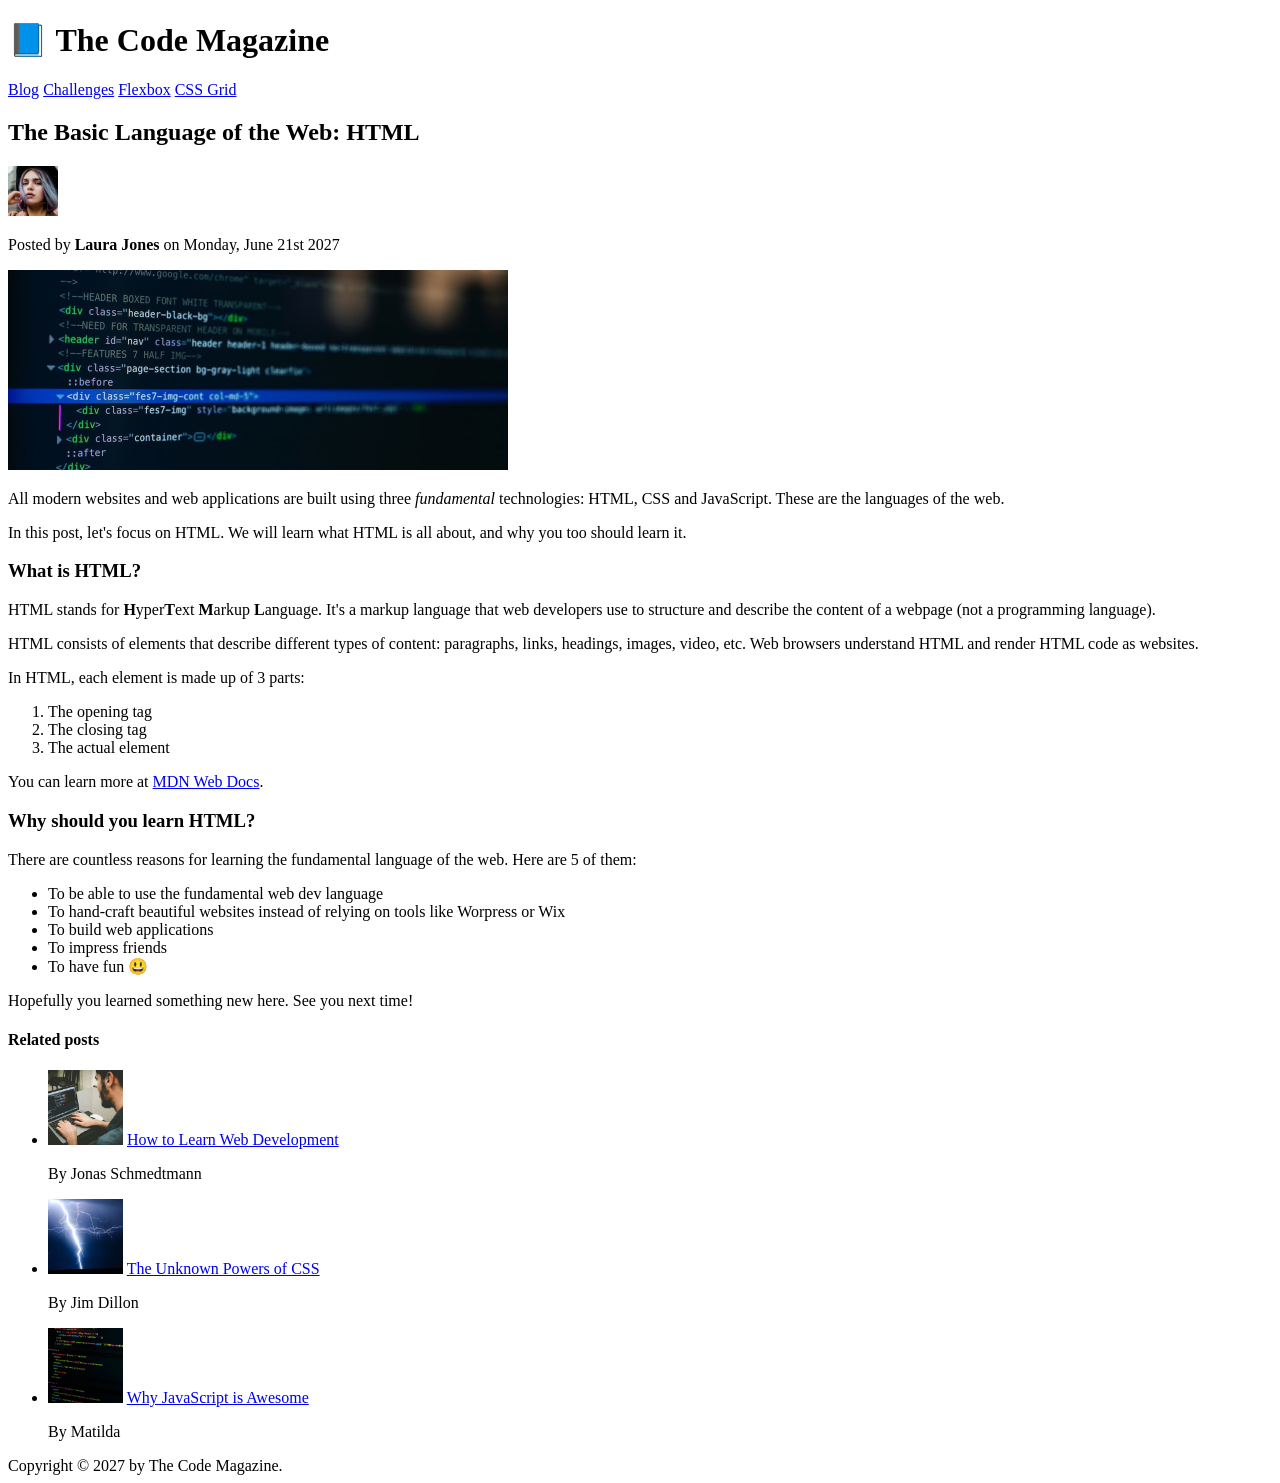
<file: final/02-HTML-Fundamentals/index.html>
<!DOCTYPE html>
<html lang="en">
  <head>
    <meta charset="UTF-8" />
    <title>The Basic Language of the Web: HTML</title>
  </head>

  <body>
    <!--
    <h1>The Basic Language of the Web: HTML</h1>
    <h2>The Basic Language of the Web: HTML</h2>
    <h3>The Basic Language of the Web: HTML</h3>
    <h4>The Basic Language of the Web: HTML</h4>
    <h5>The Basic Language of the Web: HTML</h5>
    <h6>The Basic Language of the Web: HTML</h6>
    -->

    <header>
      <h1>📘 The Code Magazine</h1>

      <nav>
        <a href="blog.html">Blog</a>
        <a href="#">Challenges</a>
        <a href="#">Flexbox</a>
        <a href="#">CSS Grid</a>
      </nav>
    </header>

    <article>
      <header>
        <h2>The Basic Language of the Web: HTML</h2>

        <img
          src="img/laura-jones.jpg"
          alt="Headshot of Laura Jones"
          height="50"
          width="50"
        />

        <p>Posted by <strong>Laura Jones</strong> on Monday, June 21st 2027</p>

        <img
          src="img/post-img.jpg"
          alt="HTML code on a screen"
          width="500"
          height="200"
        />
      </header>

      <p>
        All modern websites and web applications are built using three
        <em>fundamental</em>
        technologies: HTML, CSS and JavaScript. These are the languages of the
        web.
      </p>

      <p>
        In this post, let's focus on HTML. We will learn what HTML is all about,
        and why you too should learn it.
      </p>

      <h3>What is HTML?</h3>
      <p>
        HTML stands for <strong>H</strong>yper<strong>T</strong>ext
        <strong>M</strong>arkup <strong>L</strong>anguage. It's a markup
        language that web developers use to structure and describe the content
        of a webpage (not a programming language).
      </p>
      <p>
        HTML consists of elements that describe different types of content:
        paragraphs, links, headings, images, video, etc. Web browsers understand
        HTML and render HTML code as websites.
      </p>
      <p>In HTML, each element is made up of 3 parts:</p>

      <ol>
        <li>The opening tag</li>
        <li>The closing tag</li>
        <li>The actual element</li>
      </ol>

      <p>
        You can learn more at
        <a
          href="https://developer.mozilla.org/en-US/docs/Web/HTML"
          target="_blank"
          >MDN Web Docs</a
        >.
      </p>

      <h3>Why should you learn HTML?</h3>

      <p>
        There are countless reasons for learning the fundamental language of the
        web. Here are 5 of them:
      </p>

      <ul>
        <li>To be able to use the fundamental web dev language</li>
        <li>
          To hand-craft beautiful websites instead of relying on tools like
          Worpress or Wix
        </li>
        <li>To build web applications</li>
        <li>To impress friends</li>
        <li>To have fun 😃</li>
      </ul>

      <p>Hopefully you learned something new here. See you next time!</p>
    </article>

    <aside>
      <h4>Related posts</h4>

      <ul>
        <li>
          <img
            src="img/related-1.jpg"
            alt="Person programming"
            width="75"
            width="75"
          />
          <a href="#">How to Learn Web Development</a>
          <p>By Jonas Schmedtmann</p>
        </li>
        <li>
          <img src="img/related-2.jpg" alt="Lightning" width="75" heigth="75" />
          <a href="#">The Unknown Powers of CSS</a>
          <p>By Jim Dillon</p>
        </li>
        <li>
          <img
            src="img/related-3.jpg"
            alt="JavaScript code on a screen"
            width="75"
            height="75"
          />
          <a href="#">Why JavaScript is Awesome</a>
          <p>By Matilda</p>
        </li>
      </ul>
    </aside>

    <footer>Copyright &copy; 2027 by The Code Magazine.</footer>
  </body>
</html>
</file>
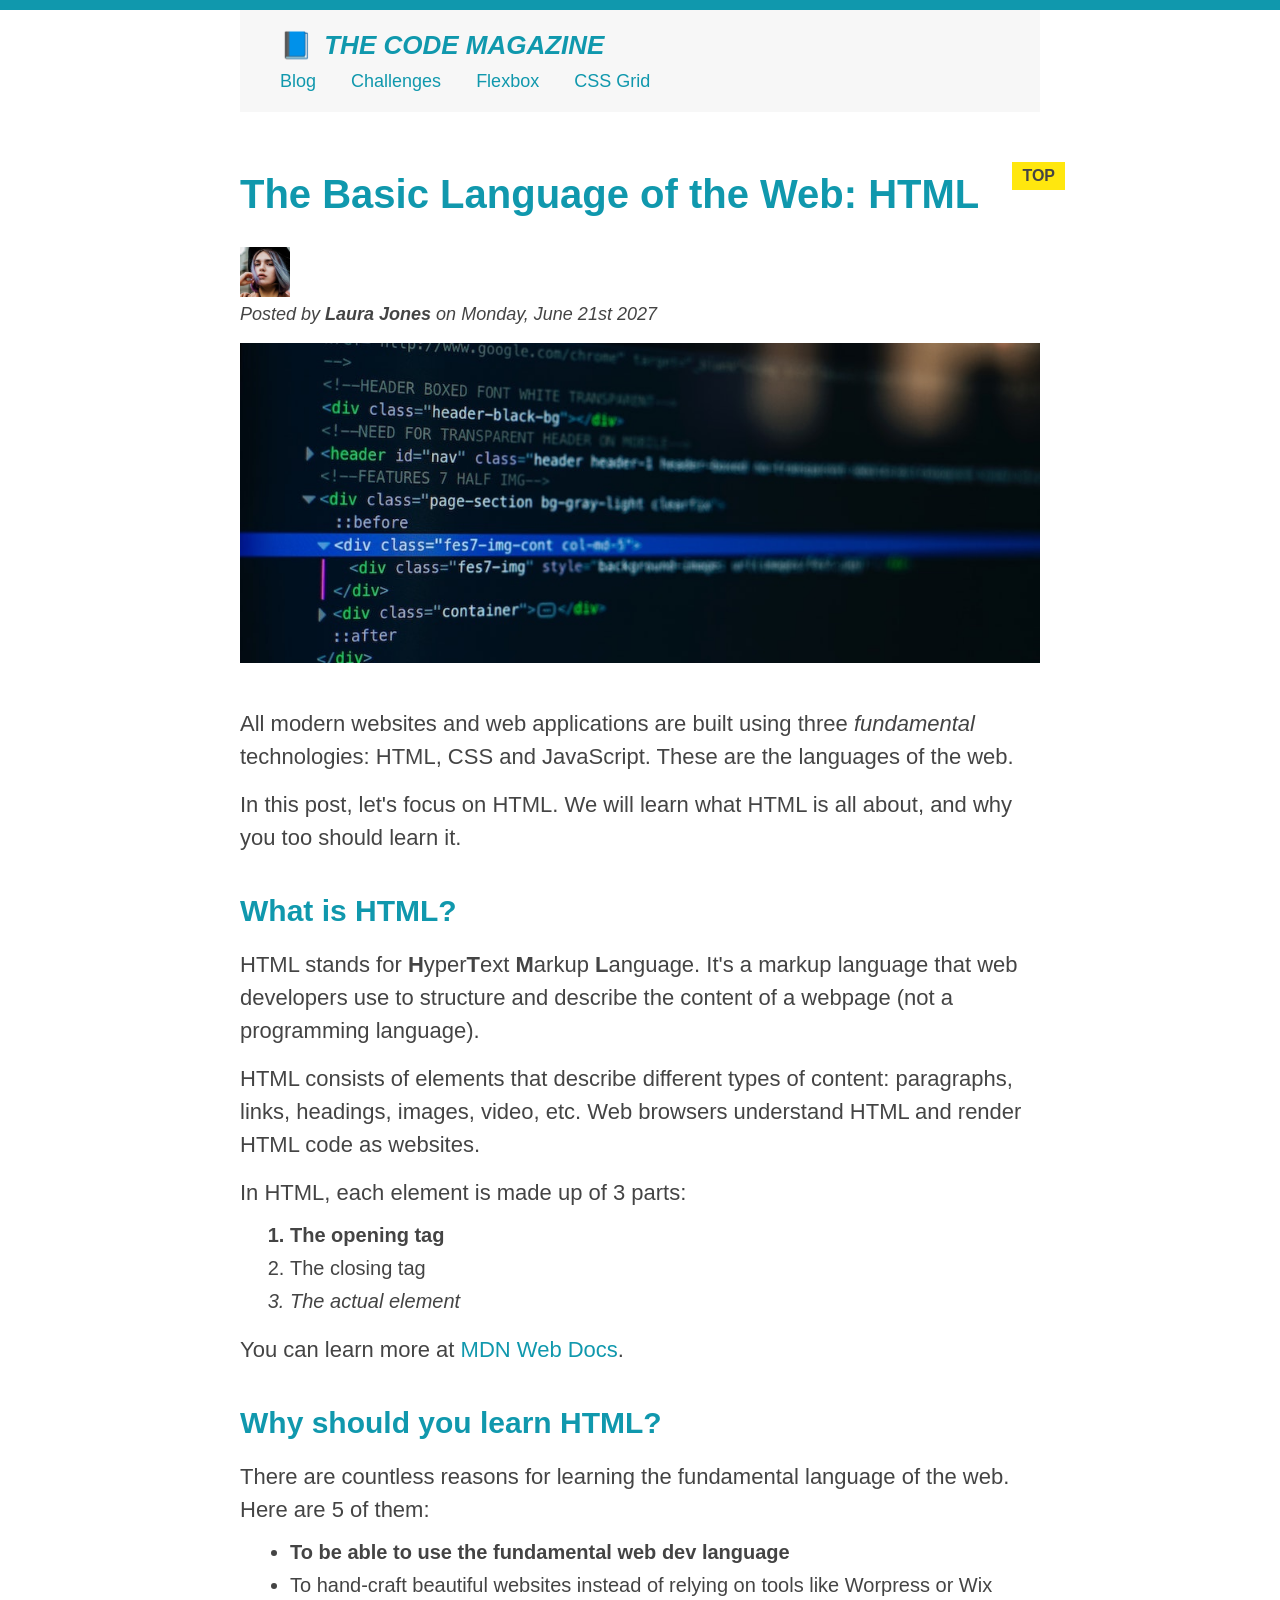
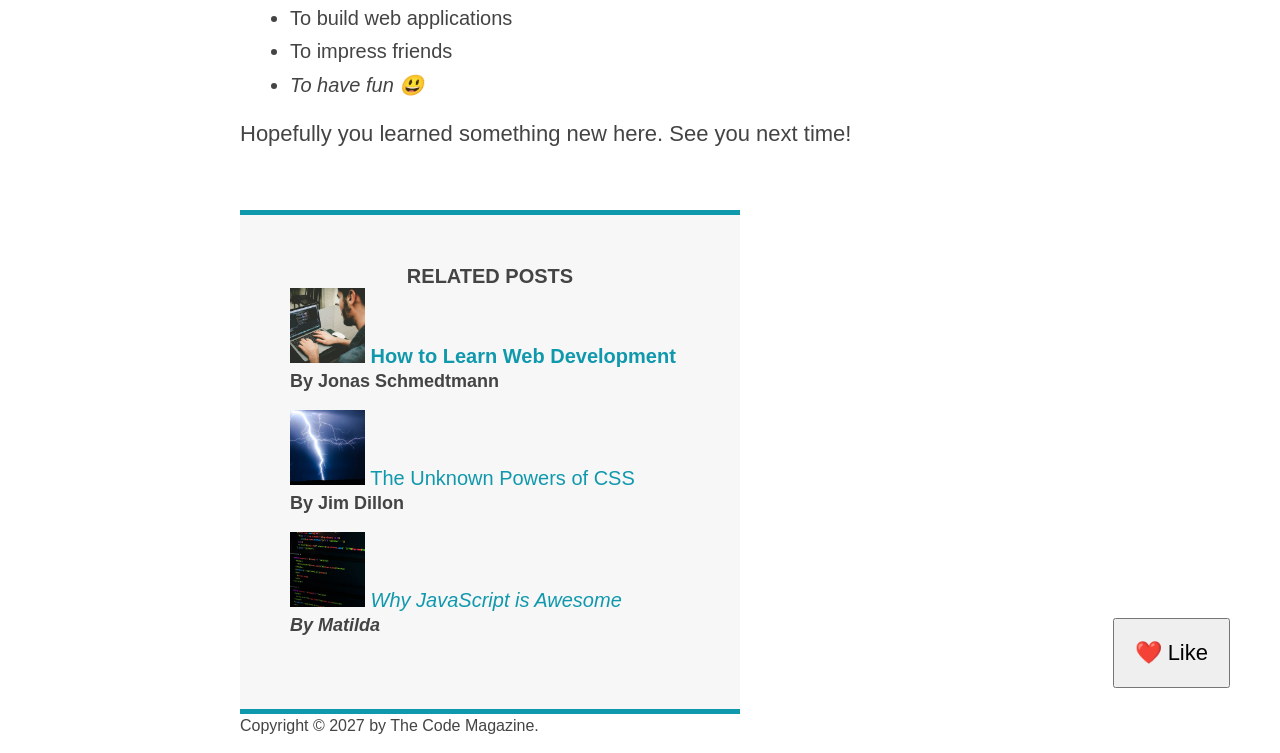
<file: final/03-CSS-Fundamentals/index.html>
<!DOCTYPE html>
<html lang="en">
  <head>
    <meta charset="UTF-8" />
    <link href="style.css" rel="stylesheet" />

    <title>The Basic Language of the Web: HTML</title>
  </head>

  <body>
    <!--
    <h1>The Basic Language of the Web: HTML</h1>
    <h2>The Basic Language of the Web: HTML</h2>
    <h3>The Basic Language of the Web: HTML</h3>
    <h4>The Basic Language of the Web: HTML</h4>
    <h5>The Basic Language of the Web: HTML</h5>
    <h6>The Basic Language of the Web: HTML</h6>
    -->

    <div class="container">
      <header class="main-header">
        <h1>📘 The Code Magazine</h1>

        <nav>
          <!-- <strong>This is the navigation</strong> -->
          <a href="blog.html">Blog</a>
          <a href="#">Challenges</a>
          <a href="#">Flexbox</a>
          <a href="#">CSS Grid</a>
        </nav>
      </header>

      <article>
        <header class="post-header">
          <h2>The Basic Language of the Web: HTML</h2>

          <img
            src="img/laura-jones.jpg"
            alt="Headshot of Laura Jones"
            height="50"
            width="50"
          />

          <p id="author">
            Posted by <strong>Laura Jones</strong> on Monday, June 21st 2027
          </p>

          <img
            src="img/post-img.jpg"
            alt="HTML code on a screen"
            width="500"
            height="200"
            class="post-img"
          />
          <button>❤️ Like</button>
        </header>

        <p>
          All modern websites and web applications are built using three
          <em>fundamental</em>
          technologies: HTML, CSS and JavaScript. These are the languages of the
          web.
        </p>

        <p>
          In this post, let's focus on HTML. We will learn what HTML is all
          about, and why you too should learn it.
        </p>

        <h3>What is HTML?</h3>
        <p>
          HTML stands for <strong>H</strong>yper<strong>T</strong>ext
          <strong>M</strong>arkup <strong>L</strong>anguage. It's a markup
          language that web developers use to structure and describe the content
          of a webpage (not a programming language).
        </p>
        <p>
          HTML consists of elements that describe different types of content:
          paragraphs, links, headings, images, video, etc. Web browsers
          understand HTML and render HTML code as websites.
        </p>
        <p>In HTML, each element is made up of 3 parts:</p>

        <ol>
          <li class="first-li">The opening tag</li>
          <li>The closing tag</li>
          <li>The actual element</li>
        </ol>

        <p>
          You can learn more at
          <a
            href="https://developer.mozilla.org/en-US/docs/Web/HTML"
            target="_blank"
            >MDN Web Docs</a
          >.
        </p>

        <h3>Why should you learn HTML?</h3>

        <p>
          There are countless reasons for learning the fundamental language of
          the web. Here are 5 of them:
        </p>

        <ul>
          <li class="first-li">
            To be able to use the fundamental web dev language
          </li>
          <li>
            To hand-craft beautiful websites instead of relying on tools like
            Worpress or Wix
          </li>
          <li>To build web applications</li>
          <li>To impress friends</li>
          <li>To have fun 😃</li>
        </ul>

        <p>Hopefully you learned something new here. See you next time!</p>
      </article>

      <aside>
        <h4>Related posts</h4>

        <ul class="related">
          <li>
            <img
              src="img/related-1.jpg"
              alt="Person programming"
              width="75"
              height="75"
            />
            <a href="#">How to Learn Web Development</a>
            <p class="related-author">By Jonas Schmedtmann</p>
          </li>
          <li>
            <img
              src="img/related-2.jpg"
              alt="Lightning"
              width="75"
              height="75"
            />
            <a href="#">The Unknown Powers of CSS</a>
            <p class="related-author">By Jim Dillon</p>
          </li>
          <li>
            <img
              src="img/related-3.jpg"
              alt="JavaScript code on a screen"
              width="75"
              height="75"
            />
            <a href="#">Why JavaScript is Awesome</a>
            <p class="related-author">By Matilda</p>
          </li>
        </ul>
      </aside>

      <footer>
        <p id="copyright" class="copyright text">
          Copyright &copy; 2027 by The Code Magazine.
        </p>
      </footer>
    </div>
  </body>
</html>
</file>
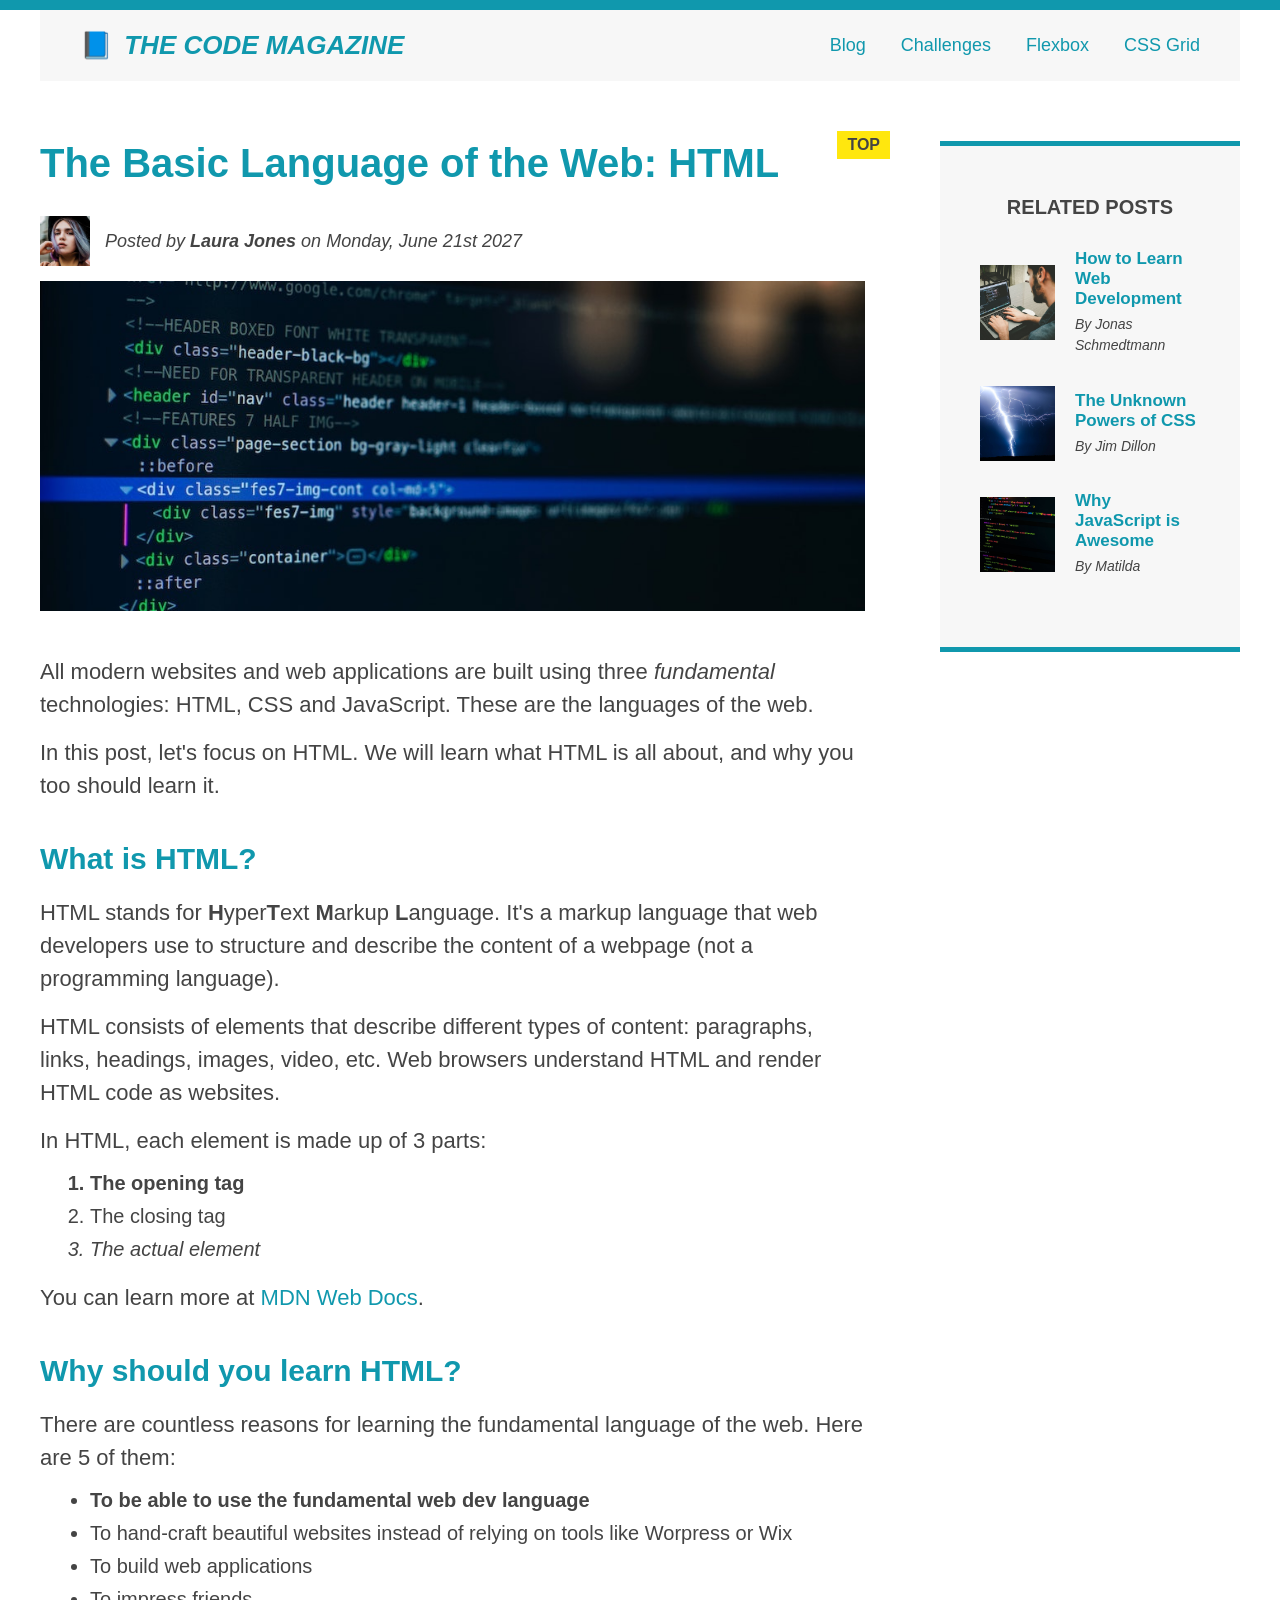
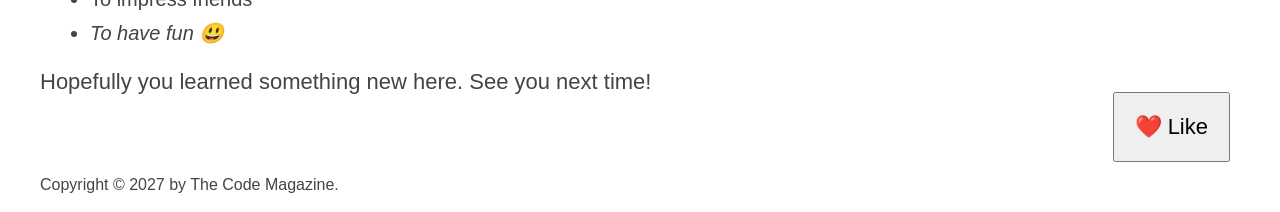
<file: final/04-CSS-Layouts/index.html>
<!DOCTYPE html>
<html lang="en">
  <head>
    <meta charset="UTF-8" />
    <link href="style.css" rel="stylesheet" />

    <title>The Basic Language of the Web: HTML</title>
  </head>

  <body>
    <!--
    <h1>The Basic Language of the Web: HTML</h1>
    <h2>The Basic Language of the Web: HTML</h2>
    <h3>The Basic Language of the Web: HTML</h3>
    <h4>The Basic Language of the Web: HTML</h4>
    <h5>The Basic Language of the Web: HTML</h5>
    <h6>The Basic Language of the Web: HTML</h6>
    -->

    <div class="container">
      <header class="main-header clearfix">
        <h1>📘 The Code Magazine</h1>

        <nav>
          <!-- <strong>This is the navigation</strong> -->
          <a href="blog.html">Blog</a>
          <a href="#">Challenges</a>
          <a href="flexbox.html">Flexbox</a>
          <a href="css-grid.html">CSS Grid</a>
        </nav>

        <!-- <div class="clear"></div> -->
      </header>

      <!-- ONLY NECESSARY FOR FLEXBOX -->
      <!-- <div class="row"> -->
      <article>
        <header class="post-header">
          <h2>The Basic Language of the Web: HTML</h2>

          <div class="author-box">
            <img
              src="img/laura-jones.jpg"
              alt="Headshot of Laura Jones"
              height="50"
              width="50"
              class="author-img"
            />

            <p id="author" class="author">
              Posted by <strong>Laura Jones</strong> on Monday, June 21st 2027
            </p>
          </div>

          <img
            src="img/post-img.jpg"
            alt="HTML code on a screen"
            width="500"
            height="200"
            class="post-img"
          />
          <button>❤️ Like</button>
        </header>

        <p>
          All modern websites and web applications are built using three
          <em>fundamental</em>
          technologies: HTML, CSS and JavaScript. These are the languages of the
          web.
        </p>

        <p>
          In this post, let's focus on HTML. We will learn what HTML is all
          about, and why you too should learn it.
        </p>

        <h3>What is HTML?</h3>
        <p>
          HTML stands for <strong>H</strong>yper<strong>T</strong>ext
          <strong>M</strong>arkup <strong>L</strong>anguage. It's a markup
          language that web developers use to structure and describe the content
          of a webpage (not a programming language).
        </p>
        <p>
          HTML consists of elements that describe different types of content:
          paragraphs, links, headings, images, video, etc. Web browsers
          understand HTML and render HTML code as websites.
        </p>
        <p>In HTML, each element is made up of 3 parts:</p>

        <ol>
          <li class="first-li">The opening tag</li>
          <li>The closing tag</li>
          <li>The actual element</li>
        </ol>

        <p>
          You can learn more at
          <a
            href="https://developer.mozilla.org/en-US/docs/Web/HTML"
            target="_blank"
            >MDN Web Docs</a
          >.
        </p>

        <h3>Why should you learn HTML?</h3>

        <p>
          There are countless reasons for learning the fundamental language of
          the web. Here are 5 of them:
        </p>

        <ul>
          <li class="first-li">
            To be able to use the fundamental web dev language
          </li>
          <li>
            To hand-craft beautiful websites instead of relying on tools like
            Worpress or Wix
          </li>
          <li>To build web applications</li>
          <li>To impress friends</li>
          <li>To have fun 😃</li>
        </ul>

        <p>Hopefully you learned something new here. See you next time!</p>
      </article>

      <aside>
        <h4>Related posts</h4>

        <ul class="related">
          <li class="related-post">
            <img
              src="img/related-1.jpg"
              alt="Person programming"
              width="75"
              height="75"
            />
            <div>
              <a href="#" class="related-link">How to Learn Web Development</a>
              <p class="related-author">By Jonas Schmedtmann</p>
            </div>
          </li>
          <li class="related-post">
            <img
              src="img/related-2.jpg"
              alt="Lightning"
              width="75"
              height="75"
            />
            <div>
              <a href="#" class="related-link">The Unknown Powers of CSS</a>
              <p class="related-author">By Jim Dillon</p>
            </div>
          </li>
          <li class="related-post">
            <img
              src="img/related-3.jpg"
              alt="JavaScript code on a screen"
              width="75"
              height="75"
            />
            <div>
              <a href="#" class="related-link">Why JavaScript is Awesome</a>
              <p class="related-author">By Matilda</p>
            </div>
          </li>
        </ul>
      </aside>
      <!-- </div> -->

      <footer>
        <p id="copyright" class="copyright text">
          Copyright &copy; 2027 by The Code Magazine.
        </p>
      </footer>
    </div>
  </body>
</html>
</file>
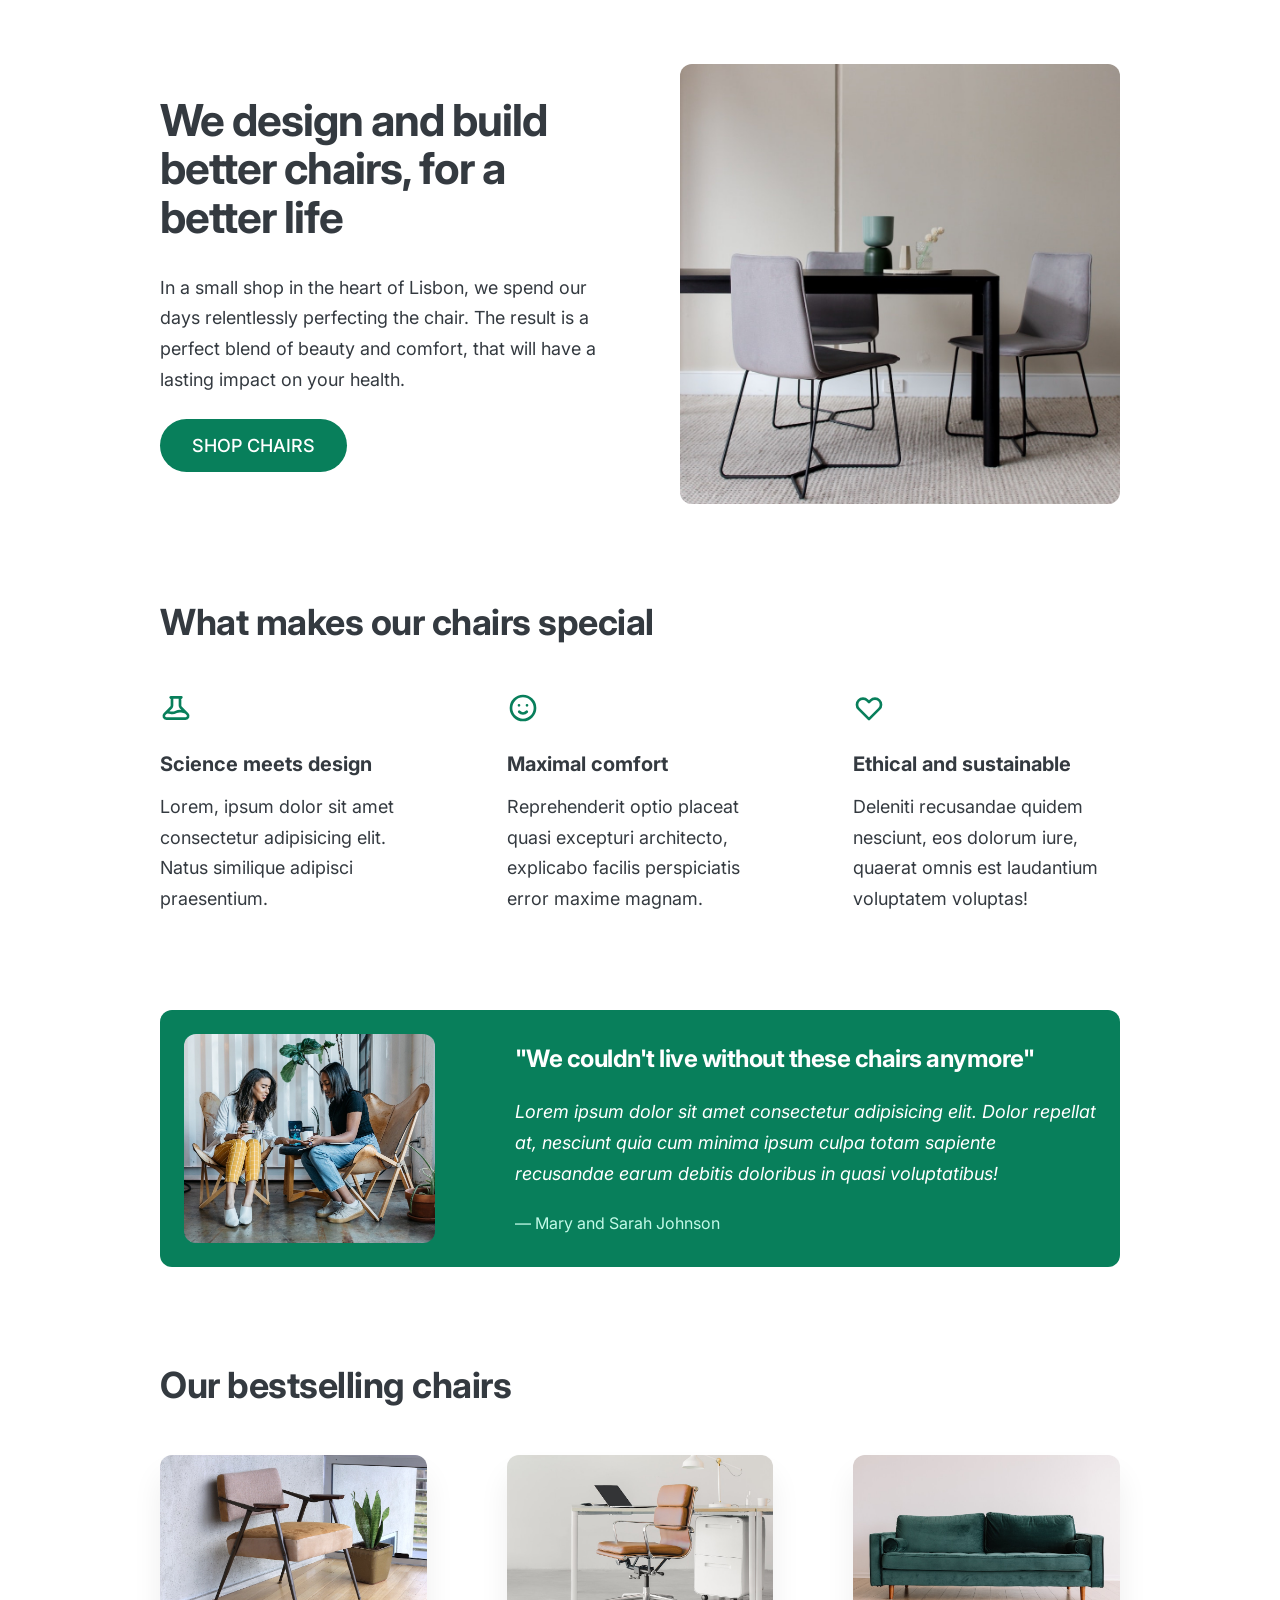
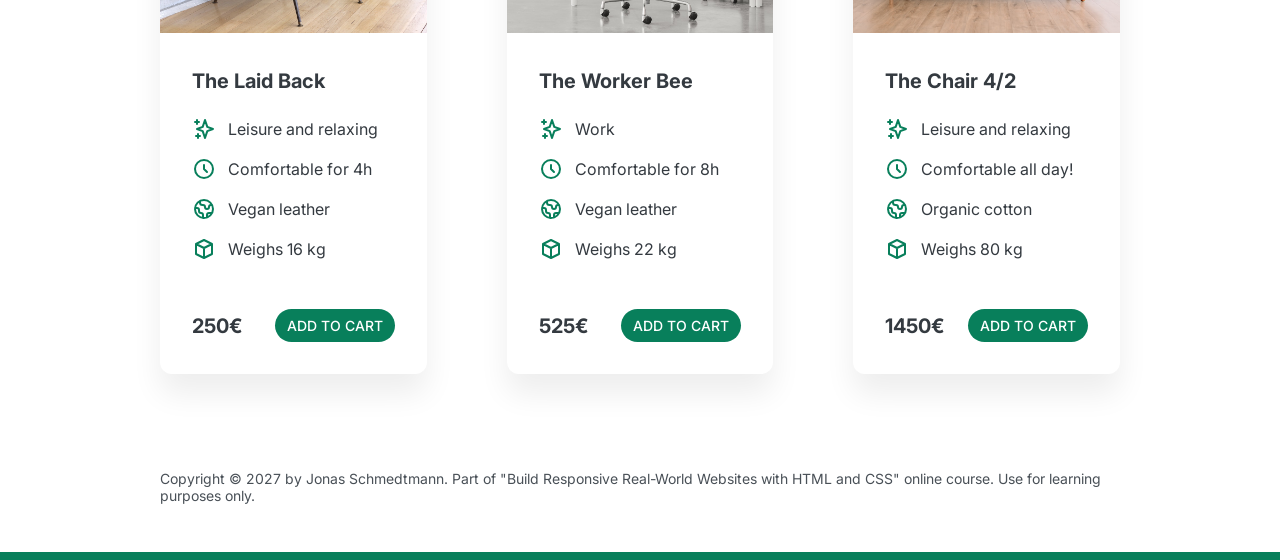
<file: final/05-Design/index.html>
<!DOCTYPE html>
<html lang="en">
  <head>
    <meta charset="UTF-8" />
    <meta http-equiv="X-UA-Compatible" content="IE=edge" />
    <meta name="viewport" content="width=device-width, initial-scale=1.0" />

    <link rel="preconnect" href="https://fonts.gstatic.com" />
    <link
      href="https://fonts.googleapis.com/css2?family=Inter:wght@400;500;700&display=swap"
      rel="stylesheet"
    />

    <link rel="stylesheet" href="style.css" />
    <title>Lisbon Chair Shop</title>
  </head>
  <body>
    <div class="container">
      <header>
        <div class="header-text-box">
          <h1>We design and build better chairs, for a better life</h1>
          <p class="header-text">
            In a small shop in the heart of Lisbon, we spend our days
            relentlessly perfecting the chair. The result is a perfect blend of
            beauty and comfort, that will have a lasting impact on your health.
          </p>
          <a class="btn btn--big" href="#">Shop chairs</a>
        </div>
        <img src="hero.jpg" alt="Photo" />
      </header>

      <section>
        <h2>What makes our chairs special</h2>
        <div class="grid-3-cols">
          <div>
            <svg
              xmlns="http://www.w3.org/2000/svg"
              class="features-icon"
              fill="none"
              viewBox="0 0 24 24"
              stroke="currentColor"
            >
              <path
                stroke-linecap="round"
                stroke-linejoin="round"
                stroke-width="2"
                d="M19.428 15.428a2 2 0 00-1.022-.547l-2.387-.477a6 6 0 00-3.86.517l-.318.158a6 6 0 01-3.86.517L6.05 15.21a2 2 0 00-1.806.547M8 4h8l-1 1v5.172a2 2 0 00.586 1.414l5 5c1.26 1.26.367 3.414-1.415 3.414H4.828c-1.782 0-2.674-2.154-1.414-3.414l5-5A2 2 0 009 10.172V5L8 4z"
              />
            </svg>
            <p class="features-title"><strong>Science meets design</strong></p>
            <p class="features-text">
              Lorem, ipsum dolor sit amet consectetur adipisicing elit. Natus
              similique adipisci praesentium.
            </p>
          </div>

          <div>
            <svg
              xmlns="http://www.w3.org/2000/svg"
              class="features-icon"
              fill="none"
              viewBox="0 0 24 24"
              stroke="currentColor"
            >
              <path
                stroke-linecap="round"
                stroke-linejoin="round"
                stroke-width="2"
                d="M14.828 14.828a4 4 0 01-5.656 0M9 10h.01M15 10h.01M21 12a9 9 0 11-18 0 9 9 0 0118 0z"
              />
            </svg>
            <p class="features-title">
              <strong>Maximal comfort</strong>
            </p>
            <p class="features-text">
              Reprehenderit optio placeat quasi excepturi architecto, explicabo
              facilis perspiciatis error maxime magnam.
            </p>
          </div>

          <div>
            <svg
              xmlns="http://www.w3.org/2000/svg"
              class="features-icon"
              fill="none"
              viewBox="0 0 24 24"
              stroke="currentColor"
            >
              <path
                stroke-linecap="round"
                stroke-linejoin="round"
                stroke-width="2"
                d="M4.318 6.318a4.5 4.5 0 000 6.364L12 20.364l7.682-7.682a4.5 4.5 0 00-6.364-6.364L12 7.636l-1.318-1.318a4.5 4.5 0 00-6.364 0z"
              />
            </svg>
            <p class="features-title">
              <strong>Ethical and sustainable</strong>
            </p>
            <p class="features-text">
              Deleniti recusandae quidem nesciunt, eos dolorum iure, quaerat
              omnis est laudantium voluptatem voluptas!
            </p>
          </div>
        </div>
      </section>

      <section class="testimonial-section">
        <div class="grid-3-cols">
          <img src="customers.jpg" alt="People sitting on chairs" />
          <div class="testimonial-box">
            <h2>"We couldn't live without these chairs anymore"</h2>
            <blockquote class="testimonial-text">
              Lorem ipsum dolor sit amet consectetur adipisicing elit. Dolor
              repellat at, nesciunt quia cum minima ipsum culpa totam sapiente
              recusandae earum debitis doloribus in quasi voluptatibus!
            </blockquote>
            <p class="testimonial-author">&mdash; Mary and Sarah Johnson</p>
          </div>
        </div>
      </section>

      <section>
        <h2>Our bestselling chairs</h2>
        <div class="grid-3-cols">
          <figure class="chair">
            <img src="chair-1.jpg" alt="Chair" />
            <div class="chair-box">
              <h3>The Laid Back</h3>
              <ul class="chair-details">
                <li>
                  <svg
                    xmlns="http://www.w3.org/2000/svg"
                    class="chair-icon"
                    fill="none"
                    viewBox="0 0 24 24"
                    stroke="currentColor"
                  >
                    <path
                      stroke-linecap="round"
                      stroke-linejoin="round"
                      stroke-width="2"
                      d="M5 3v4M3 5h4M6 17v4m-2-2h4m5-16l2.286 6.857L21 12l-5.714 2.143L13 21l-2.286-6.857L5 12l5.714-2.143L13 3z"
                    />
                  </svg>
                  <!-- Span is a generic INLINE text element, it doesn't have any meaning. It's like a div element, but inline -->
                  <span>Leisure and relaxing</span>
                </li>
                <li>
                  <svg
                    xmlns="http://www.w3.org/2000/svg"
                    class="chair-icon"
                    fill="none"
                    viewBox="0 0 24 24"
                    stroke="currentColor"
                  >
                    <path
                      stroke-linecap="round"
                      stroke-linejoin="round"
                      stroke-width="2"
                      d="M12 8v4l3 3m6-3a9 9 0 11-18 0 9 9 0 0118 0z"
                    />
                  </svg>
                  <span>Comfortable for 4h</span>
                </li>
                <li>
                  <svg
                    xmlns="http://www.w3.org/2000/svg"
                    class="chair-icon"
                    fill="none"
                    viewBox="0 0 24 24"
                    stroke="currentColor"
                  >
                    <path
                      stroke-linecap="round"
                      stroke-linejoin="round"
                      stroke-width="2"
                      d="M3.055 11H5a2 2 0 012 2v1a2 2 0 002 2 2 2 0 012 2v2.945M8 3.935V5.5A2.5 2.5 0 0010.5 8h.5a2 2 0 012 2 2 2 0 104 0 2 2 0 012-2h1.064M15 20.488V18a2 2 0 012-2h3.064M21 12a9 9 0 11-18 0 9 9 0 0118 0z"
                    />
                  </svg>
                  <span>Vegan leather</span>
                </li>
                <li>
                  <svg
                    xmlns="http://www.w3.org/2000/svg"
                    class="chair-icon"
                    fill="none"
                    viewBox="0 0 24 24"
                    stroke="currentColor"
                  >
                    <path
                      stroke-linecap="round"
                      stroke-linejoin="round"
                      stroke-width="2"
                      d="M20 7l-8-4-8 4m16 0l-8 4m8-4v10l-8 4m0-10L4 7m8 4v10M4 7v10l8 4"
                    />
                  </svg>
                  <span>Weighs 16 kg</span>
                </li>
              </ul>
              <div class="chair-price">
                <strong>250€</strong>
                <a href="#" class="btn btn--small">Add to cart</a>
              </div>
            </div>
          </figure>

          <figure class="chair">
            <img src="chair-2.jpg" alt="Chair" />
            <div class="chair-box">
              <h3>The Worker Bee</h3>
              <ul class="chair-details">
                <li>
                  <svg
                    xmlns="http://www.w3.org/2000/svg"
                    class="chair-icon"
                    fill="none"
                    viewBox="0 0 24 24"
                    stroke="currentColor"
                  >
                    <path
                      stroke-linecap="round"
                      stroke-linejoin="round"
                      stroke-width="2"
                      d="M5 3v4M3 5h4M6 17v4m-2-2h4m5-16l2.286 6.857L21 12l-5.714 2.143L13 21l-2.286-6.857L5 12l5.714-2.143L13 3z"
                    />
                  </svg>
                  <span>Work</span>
                </li>
                <li>
                  <svg
                    xmlns="http://www.w3.org/2000/svg"
                    class="chair-icon"
                    fill="none"
                    viewBox="0 0 24 24"
                    stroke="currentColor"
                  >
                    <path
                      stroke-linecap="round"
                      stroke-linejoin="round"
                      stroke-width="2"
                      d="M12 8v4l3 3m6-3a9 9 0 11-18 0 9 9 0 0118 0z"
                    />
                  </svg>
                  <span>Comfortable for 8h</span>
                </li>
                <li>
                  <svg
                    xmlns="http://www.w3.org/2000/svg"
                    class="chair-icon"
                    fill="none"
                    viewBox="0 0 24 24"
                    stroke="currentColor"
                  >
                    <path
                      stroke-linecap="round"
                      stroke-linejoin="round"
                      stroke-width="2"
                      d="M3.055 11H5a2 2 0 012 2v1a2 2 0 002 2 2 2 0 012 2v2.945M8 3.935V5.5A2.5 2.5 0 0010.5 8h.5a2 2 0 012 2 2 2 0 104 0 2 2 0 012-2h1.064M15 20.488V18a2 2 0 012-2h3.064M21 12a9 9 0 11-18 0 9 9 0 0118 0z"
                    />
                  </svg>
                  <span>Vegan leather</span>
                </li>
                <li>
                  <svg
                    xmlns="http://www.w3.org/2000/svg"
                    class="chair-icon"
                    fill="none"
                    viewBox="0 0 24 24"
                    stroke="currentColor"
                  >
                    <path
                      stroke-linecap="round"
                      stroke-linejoin="round"
                      stroke-width="2"
                      d="M20 7l-8-4-8 4m16 0l-8 4m8-4v10l-8 4m0-10L4 7m8 4v10M4 7v10l8 4"
                    />
                  </svg>
                  <span>Weighs 22 kg</span>
                </li>
              </ul>
              <div class="chair-price">
                <strong>525€</strong>
                <a href="#" class="btn btn--small">Add to cart</a>
              </div>
            </div>
          </figure>

          <figure class="chair">
            <img src="chair-3.jpg" alt="Chair" />
            <div class="chair-box">
              <h3>The Chair 4/2</h3>
              <ul class="chair-details">
                <li>
                  <svg
                    xmlns="http://www.w3.org/2000/svg"
                    class="chair-icon"
                    fill="none"
                    viewBox="0 0 24 24"
                    stroke="currentColor"
                  >
                    <path
                      stroke-linecap="round"
                      stroke-linejoin="round"
                      stroke-width="2"
                      d="M5 3v4M3 5h4M6 17v4m-2-2h4m5-16l2.286 6.857L21 12l-5.714 2.143L13 21l-2.286-6.857L5 12l5.714-2.143L13 3z"
                    />
                  </svg>
                  <span>Leisure and relaxing</span>
                </li>
                <li>
                  <svg
                    xmlns="http://www.w3.org/2000/svg"
                    class="chair-icon"
                    fill="none"
                    viewBox="0 0 24 24"
                    stroke="currentColor"
                  >
                    <path
                      stroke-linecap="round"
                      stroke-linejoin="round"
                      stroke-width="2"
                      d="M12 8v4l3 3m6-3a9 9 0 11-18 0 9 9 0 0118 0z"
                    />
                  </svg>
                  <span>Comfortable all day!</span>
                </li>
                <li>
                  <svg
                    xmlns="http://www.w3.org/2000/svg"
                    class="chair-icon"
                    fill="none"
                    viewBox="0 0 24 24"
                    stroke="currentColor"
                  >
                    <path
                      stroke-linecap="round"
                      stroke-linejoin="round"
                      stroke-width="2"
                      d="M3.055 11H5a2 2 0 012 2v1a2 2 0 002 2 2 2 0 012 2v2.945M8 3.935V5.5A2.5 2.5 0 0010.5 8h.5a2 2 0 012 2 2 2 0 104 0 2 2 0 012-2h1.064M15 20.488V18a2 2 0 012-2h3.064M21 12a9 9 0 11-18 0 9 9 0 0118 0z"
                    />
                  </svg>
                  <span>Organic cotton</span>
                </li>
                <li>
                  <svg
                    xmlns="http://www.w3.org/2000/svg"
                    class="chair-icon"
                    fill="none"
                    viewBox="0 0 24 24"
                    stroke="currentColor"
                  >
                    <path
                      stroke-linecap="round"
                      stroke-linejoin="round"
                      stroke-width="2"
                      d="M20 7l-8-4-8 4m16 0l-8 4m8-4v10l-8 4m0-10L4 7m8 4v10M4 7v10l8 4"
                    />
                  </svg>
                  <span>Weighs 80 kg</span>
                </li>
              </ul>
              <div class="chair-price">
                <strong>1450€</strong>
                <a href="#" class="btn btn--small">Add to cart</a>
              </div>
            </div>
          </figure>
        </div>
      </section>

      <footer>
        Copyright &copy; 2027 by Jonas Schmedtmann. Part of "Build Responsive
        Real-World Websites with HTML and CSS" online course. Use for learning
        purposes only.
      </footer>
    </div>
  </body>
</html>
</file>
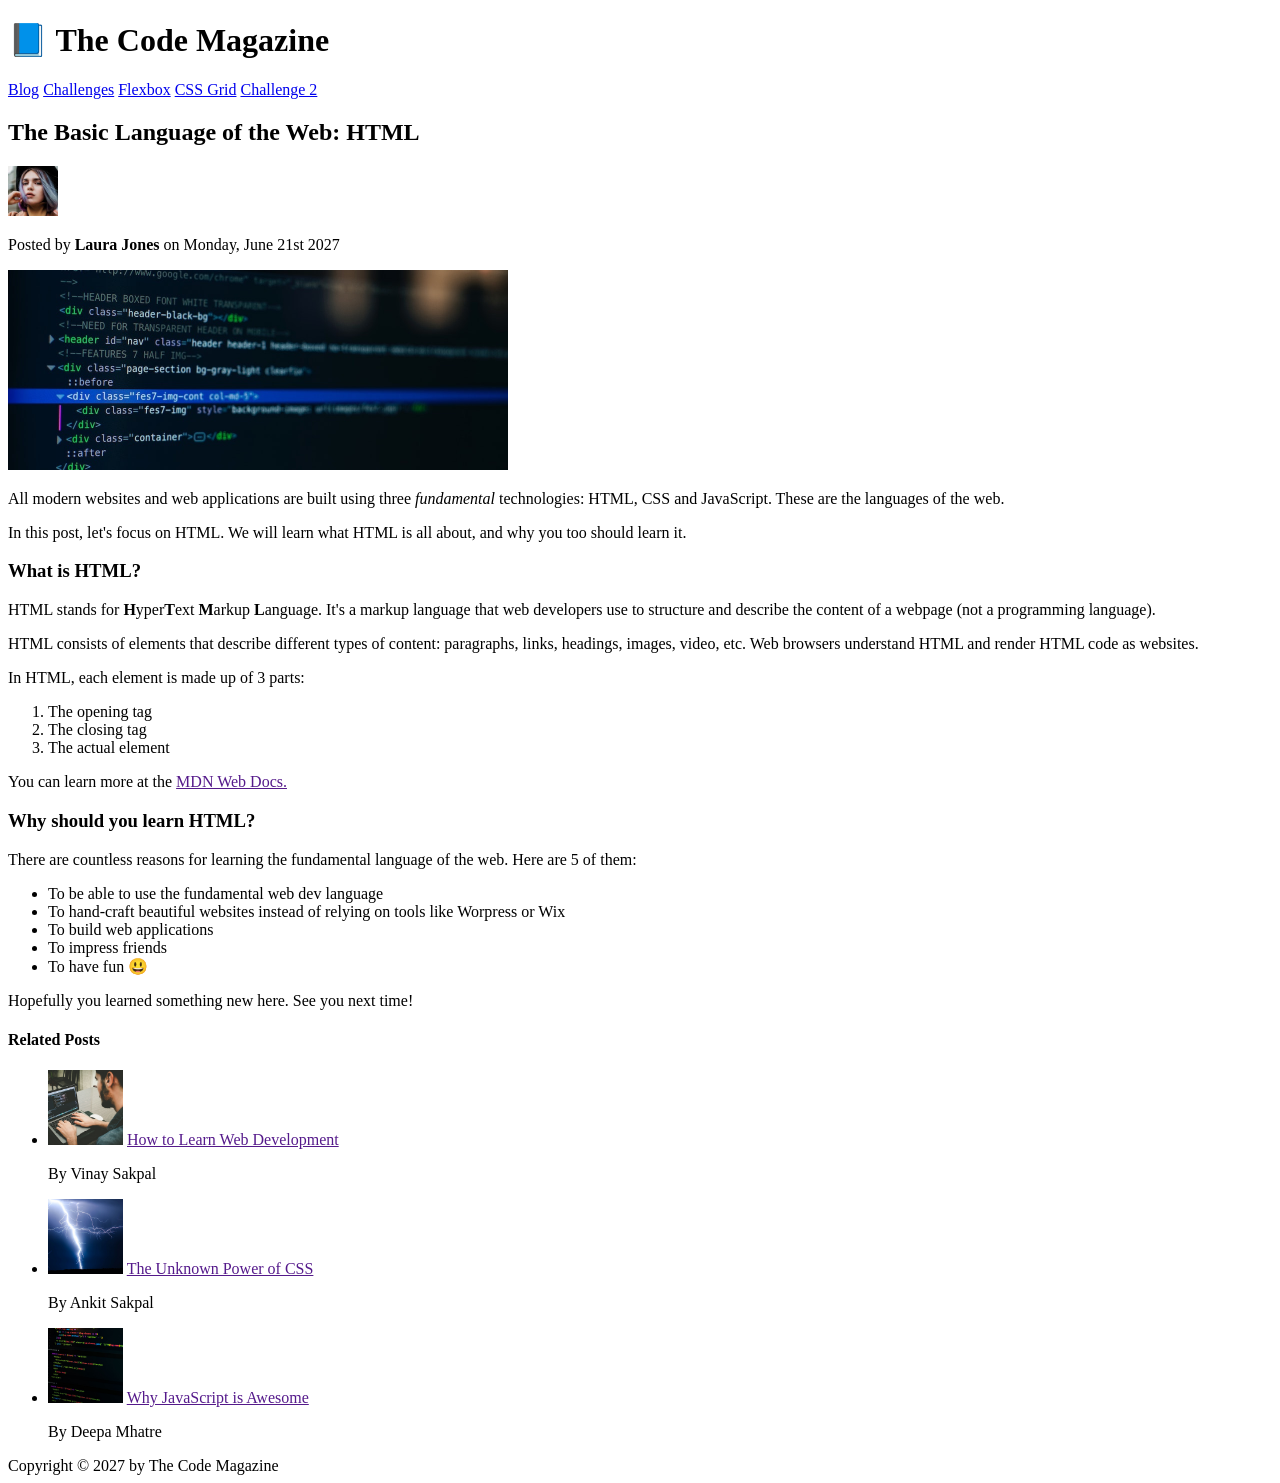
<file: starter/02-HTML-Fundamentals/index.html>
<!DOCTYPE html>
<html lang="en">
  <head>
    <meta charset="UTF-8" />
    <title>The Basic Language of the Web: HTML</title>
  </head>
  <body>
    <header>
      <h1>📘 The Code Magazine</h1>

      <nav>
        <a href="blog.html">Blog</a>
        <a href="#">Challenges</a>
        <a href="#">Flexbox</a>
        <a href="#">CSS Grid</a>
        <a href="challenge2.html">Challenge 2</a>
      </nav>
    </header>

    <article>
      <header>
        <h2>The Basic Language of the Web: HTML</h2>
        <img src="laura-jones.jpg" alt="Author Image" width="50" height="50" />
        <p>Posted by <strong>Laura Jones</strong> on Monday, June 21st 2027</p>

        <img
          src="post-img.jpg"
          alt="HTML Code on a screen"
          width="500"
          height="200"
        />
      </header>
      <p>
        All modern websites and web applications are built using three
        <em>fundamental</em>
        technologies: HTML, CSS and JavaScript. These are the languages of the
        web.
      </p>

      <p>
        In this post, let's focus on HTML. We will learn what HTML is all about,
        and why you too should learn it.
      </p>
      <h3>What is HTML?</h3>

      <p>
        HTML stands for <strong>H</strong>yper<strong>T</strong>ext
        <strong>M</strong>arkup <strong>L</strong>anguage. It's a markup
        language that web developers use to structure and describe the content
        of a webpage (not a programming language).
      </p>

      <p>
        HTML consists of elements that describe different types of content:
        paragraphs, links, headings, images, video, etc. Web browsers understand
        HTML and render HTML code as websites.
      </p>

      <p>In HTML, each element is made up of 3 parts:</p>
      <ol>
        <li>The opening tag</li>
        <li>The closing tag</li>
        <li>The actual element</li>
      </ol>

      <p>
        You can learn more at the <a href="" target="_blank">MDN Web Docs.</a>
      </p>

      <h3>Why should you learn HTML?</h3>

      <p>
        There are countless reasons for learning the fundamental language of the
        web. Here are 5 of them:
      </p>

      <ul>
        <li>To be able to use the fundamental web dev language</li>
        <li>
          To hand-craft beautiful websites instead of relying on tools like
          Worpress or Wix
        </li>
        <li>To build web applications</li>
        <li>To impress friends</li>
        <li>To have fun 😃</li>
      </ul>

      <p>Hopefully you learned something new here. See you next time!</p>
    </article>

    <aside>
      <h4>Related Posts</h4>
      <ul>
        <li>
          <img
            src="related-1.jpg"
            alt="Personal Programmming"
            height="75"
            width="75"
          />
          <a href="">How to Learn Web Development</a>
          <p>By Vinay Sakpal</p>
        </li>
        <li>
          <img
            src="related-2.jpg"
            alt="The Uknown Power of CSS"
            height="75"
            width="75"
          />
          <a href="">The Unknown Power of CSS</a>
          <p>By Ankit Sakpal</p>
        </li>
        <li>
          <img
            src="related-3.jpg"
            alt="Why JavaScript is Awesome"
            height="75"
            width="75"
          />
          <a href="">Why JavaScript is Awesome</a>
          <p>By Deepa Mhatre</p>
        </li>
      </ul>
    </aside>

    <footer>Copyright &copy; 2027 by The Code Magazine</footer>
  </body>
</html>
</file>
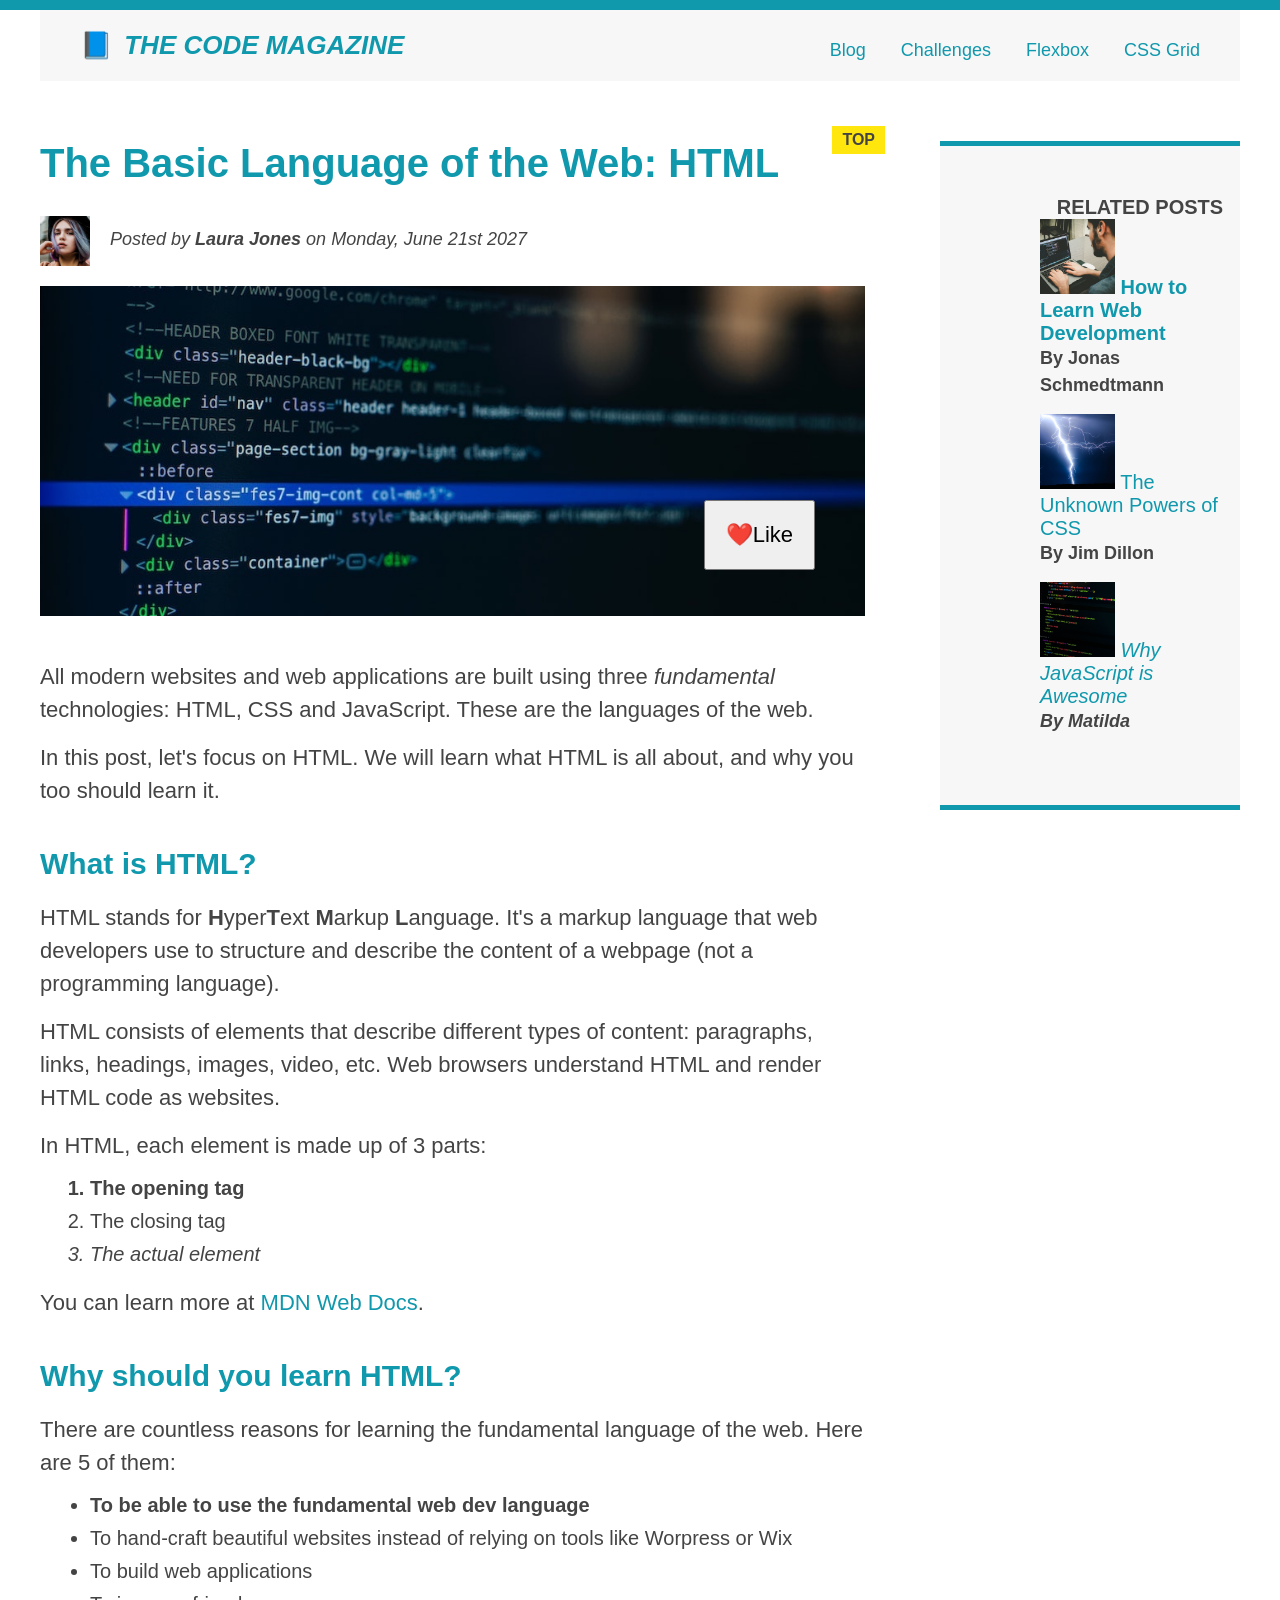
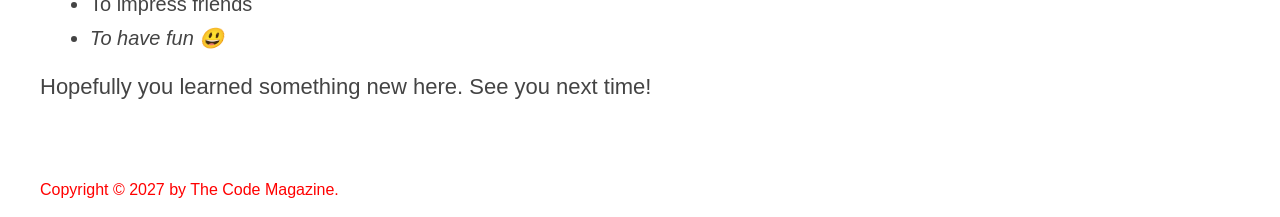
<file: starter/03-CSS-Fundamentals/index.html>
<!DOCTYPE html>
<html lang="en">
  <head>
    <meta charset="UTF-8" />
    <title>The Basic Language of the Web: HTML</title>
    <link href="style.css" rel="stylesheet" />
  </head>

  <body>
    <!--
    <h1>The Basic Language of the Web: HTML</h1>
    <h2>The Basic Language of the Web: HTML</h2>
    <h3>The Basic Language of the Web: HTML</h3>
    <h4>The Basic Language of the Web: HTML</h4>
    <h5>The Basic Language of the Web: HTML</h5>
    <h6>The Basic Language of the Web: HTML</h6>
    -->
    <div class="container">
      <header class="main-header clearfix">
        <h1>📘 The Code Magazine</h1>

        <nav>
          <a href="blog.html">Blog</a>
          <a href="#">Challenges</a>
          <a href="#">Flexbox</a>
          <a href="#">CSS Grid</a>
        </nav>
        <!-- <div class="clear"></div> -->
      </header>

      <article>
        <header class="post-header">
          <h2>The Basic Language of the Web: HTML</h2>

          <img
            src="img/laura-jones.jpg"
            alt="Headshot of Laura Jones"
            height="50"
            width="50"
            class="author-img"
          />

          <p id="author" class="author">
            Posted by <strong>Laura Jones</strong> on Monday, June 21st 2027
          </p>

          <img
            src="img/post-img.jpg"
            alt="HTML code on a screen"
            width="500"
            height="200"
            class="post-image"
          />

          <button class="btn-like">❤️Like</button>
        </header>

        <p>
          All modern websites and web applications are built using three
          <em>fundamental</em>
          technologies: HTML, CSS and JavaScript. These are the languages of the
          web.
        </p>

        <p>
          In this post, let's focus on HTML. We will learn what HTML is all
          about, and why you too should learn it.
        </p>

        <h3>What is HTML?</h3>
        <p>
          HTML stands for <strong>H</strong>yper<strong>T</strong>ext
          <strong>M</strong>arkup <strong>L</strong>anguage. It's a markup
          language that web developers use to structure and describe the content
          of a webpage (not a programming language).
        </p>
        <p>
          HTML consists of elements that describe different types of content:
          paragraphs, links, headings, images, video, etc. Web browsers
          understand HTML and render HTML code as websites.
        </p>
        <p>In HTML, each element is made up of 3 parts:</p>

        <ol>
          <li>The opening tag</li>
          <li>The closing tag</li>
          <li>The actual element</li>
        </ol>

        <p>
          You can learn more at
          <a
            href="https://developer.mozilla.org/en-US/docs/Web/HTML"
            target="_blank"
            >MDN Web Docs</a
          >.
        </p>

        <h3>Why should you learn HTML?</h3>

        <p>
          There are countless reasons for learning the fundamental language of
          the web. Here are 5 of them:
        </p>

        <ul>
          <li>To be able to use the fundamental web dev language</li>
          <li>
            To hand-craft beautiful websites instead of relying on tools like
            Worpress or Wix
          </li>
          <li>To build web applications</li>
          <li>To impress friends</li>
          <li>To have fun 😃</li>
        </ul>

        <p>Hopefully you learned something new here. See you next time!</p>
      </article>

      <aside>
        <h4>Related posts</h4>

        <ul class="related">
          <li>
            <img
              src="img/related-1.jpg"
              alt="Person programming"
              width="75"
              width="75"
            />
            <a href="#">How to Learn Web Development</a>
            <p class="related-author">By Jonas Schmedtmann</p>
          </li>
          <li>
            <img
              src="img/related-2.jpg"
              alt="Lightning"
              width="75"
              heigth="75"
            />
            <a href="#">The Unknown Powers of CSS</a>
            <p class="related-author">By Jim Dillon</p>
          </li>
          <li>
            <img
              src="img/related-3.jpg"
              alt="JavaScript code on a screen"
              width="75"
              height="75"
            />
            <a href="#">Why JavaScript is Awesome</a>
            <p class="related-author">By Matilda</p>
          </li>
        </ul>
      </aside>

      <footer>
        <p id="copyright" class="copyright text">
          Copyright &copy; 2027 by The Code Magazine.
        </p>
      </footer>
    </div>
  </body>
</html>
</file>
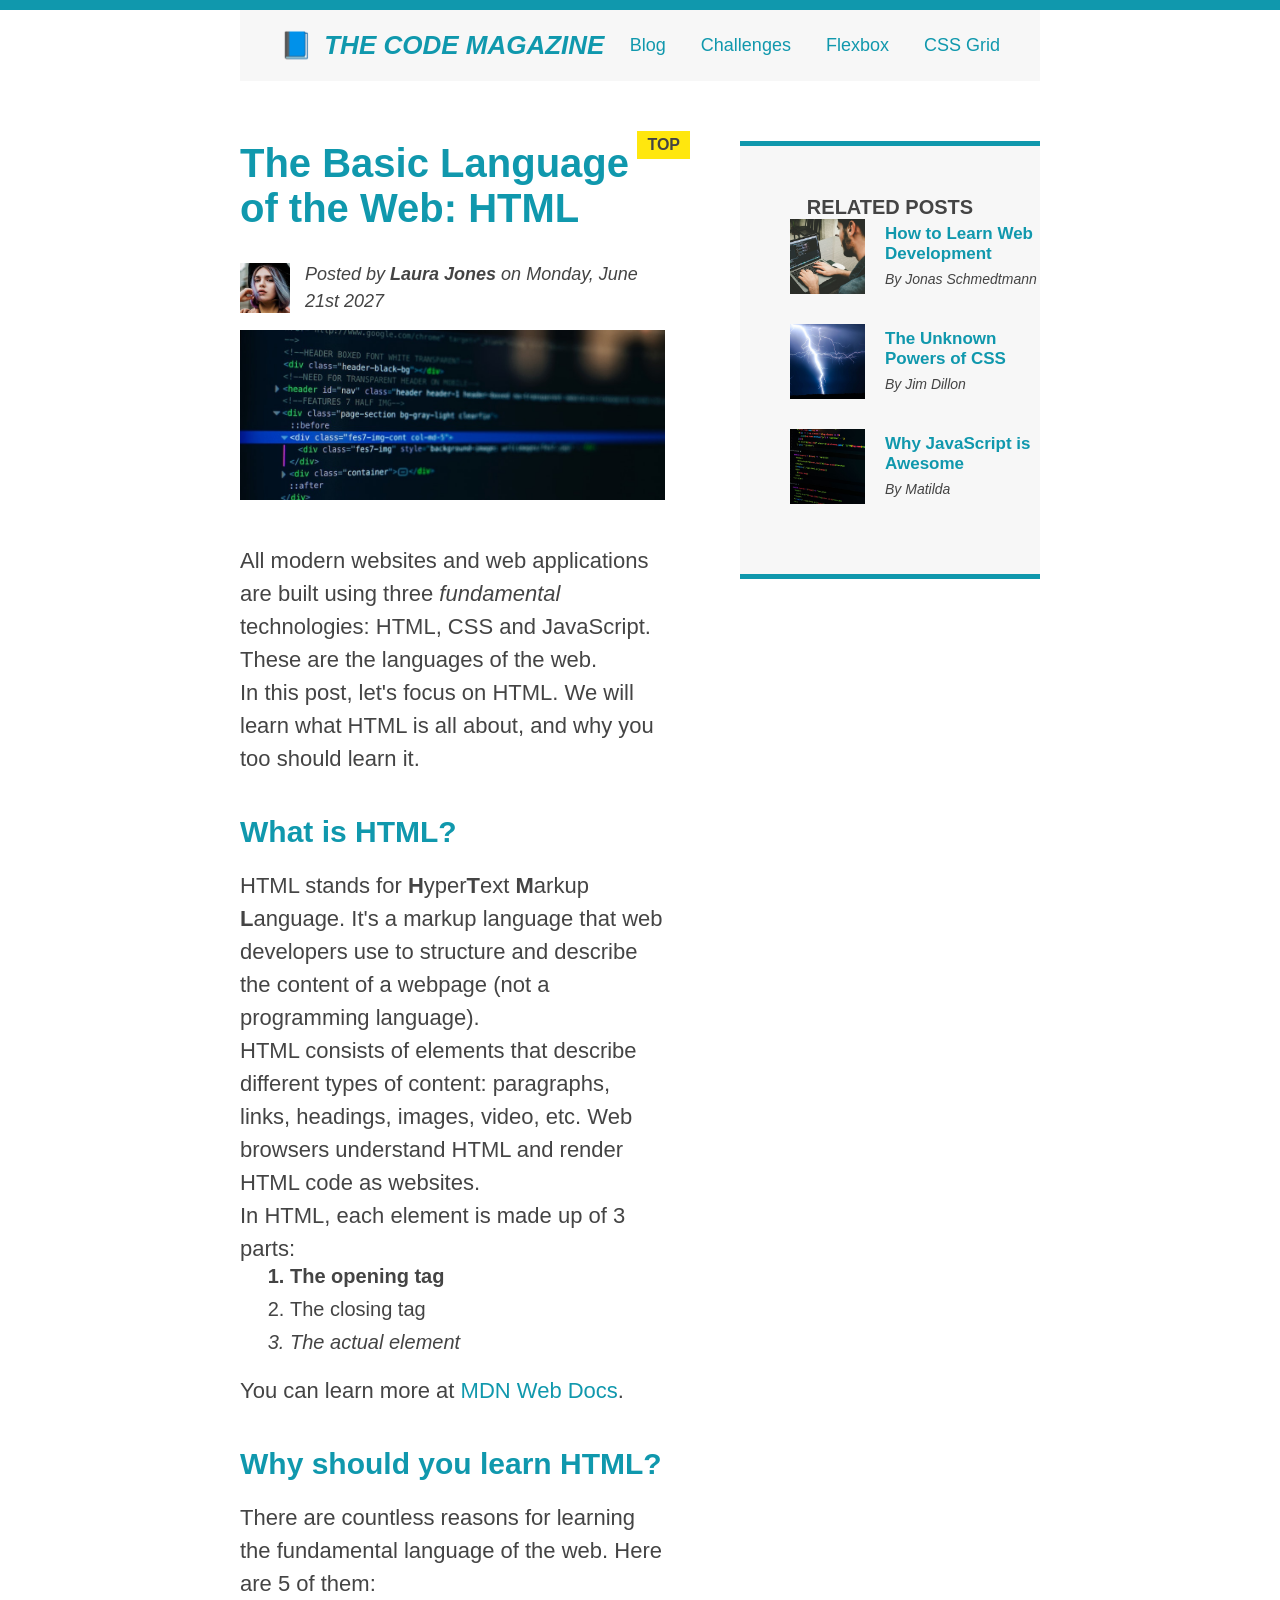
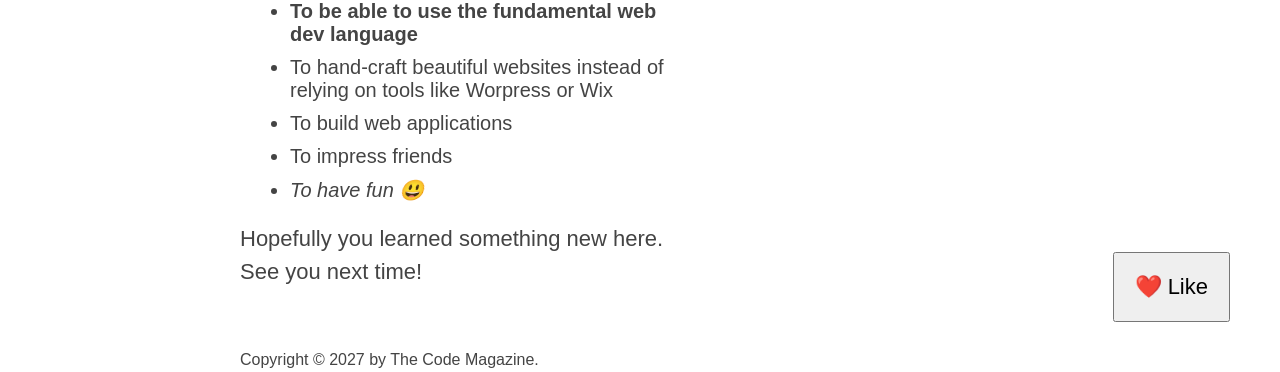
<file: starter/04-CSS-Layouts/index.html>
<!DOCTYPE html>
<html lang="en">
  <head>
    <meta charset="UTF-8" />
    <link href="style.css" rel="stylesheet" />

    <title>The Basic Language of the Web: HTML</title>
  </head>

  <body>
    <!--
    <h1>The Basic Language of the Web: HTML</h1>
    <h2>The Basic Language of the Web: HTML</h2>
    <h3>The Basic Language of the Web: HTML</h3>
    <h4>The Basic Language of the Web: HTML</h4>
    <h5>The Basic Language of the Web: HTML</h5>
    <h6>The Basic Language of the Web: HTML</h6>
    -->

    <div class="container">
      <header class="main-header">
        <h1>📘 The Code Magazine</h1>

        <nav>
          <!-- <strong>This is the navigation</strong> -->
          <a href="blog.html">Blog</a>
          <a href="#">Challenges</a>
          <a href="flexbox.html">Flexbox</a>
          <a href="css-grid.html">CSS Grid</a>
        </nav>
      </header>

      <!-- <div class="row"> -->
      <article>
        <header class="post-header">
          <h2>The Basic Language of the Web: HTML</h2>
          <div class="author-box">
            <img
              src="img/laura-jones.jpg"
              alt="Headshot of Laura Jones"
              height="50"
              width="50"
            />

            <p id="author">
              Posted by <strong>Laura Jones</strong> on Monday, June 21st 2027
            </p>
          </div>
          <img
            src="img/post-img.jpg"
            alt="HTML code on a screen"
            width="500"
            height="200"
            class="post-img"
          />
          <button>❤️ Like</button>
        </header>

        <p>
          All modern websites and web applications are built using three
          <em>fundamental</em>
          technologies: HTML, CSS and JavaScript. These are the languages of the
          web.
        </p>

        <p>
          In this post, let's focus on HTML. We will learn what HTML is all
          about, and why you too should learn it.
        </p>

        <h3>What is HTML?</h3>
        <p>
          HTML stands for <strong>H</strong>yper<strong>T</strong>ext
          <strong>M</strong>arkup <strong>L</strong>anguage. It's a markup
          language that web developers use to structure and describe the content
          of a webpage (not a programming language).
        </p>
        <p>
          HTML consists of elements that describe different types of content:
          paragraphs, links, headings, images, video, etc. Web browsers
          understand HTML and render HTML code as websites.
        </p>
        <p>In HTML, each element is made up of 3 parts:</p>

        <ol>
          <li class="first-li">The opening tag</li>
          <li>The closing tag</li>
          <li>The actual element</li>
        </ol>

        <p>
          You can learn more at
          <a
            href="https://developer.mozilla.org/en-US/docs/Web/HTML"
            target="_blank"
            >MDN Web Docs</a
          >.
        </p>

        <h3>Why should you learn HTML?</h3>

        <p>
          There are countless reasons for learning the fundamental language of
          the web. Here are 5 of them:
        </p>

        <ul>
          <li class="first-li">
            To be able to use the fundamental web dev language
          </li>
          <li>
            To hand-craft beautiful websites instead of relying on tools like
            Worpress or Wix
          </li>
          <li>To build web applications</li>
          <li>To impress friends</li>
          <li>To have fun 😃</li>
        </ul>

        <p>Hopefully you learned something new here. See you next time!</p>
      </article>

      <aside>
        <h4>Related posts</h4>

        <ul class="related">
          <li class="related-post">
            <img
              src="img/related-1.jpg"
              alt="Person programming"
              width="75"
              height="75"
            />
            <div>
              <a href="#" class="related-link">How to Learn Web Development</a>
              <p class="related-author">By Jonas Schmedtmann</p>
            </div>
          </li>
          <li class="related-post">
            <img
              src="img/related-2.jpg"
              alt="Lightning"
              width="75"
              height="75"
            />
            <div>
              <a href="#" class="related-link">The Unknown Powers of CSS</a>
              <p class="related-author">By Jim Dillon</p>
            </div>
          </li>
          <li class="related-post">
            <img
              src="img/related-3.jpg"
              alt="JavaScript code on a screen"
              width="75"
              height="75"
            />
            <div>
              <a href="#" class="related-link">Why JavaScript is Awesome</a>
              <p class="related-author">By Matilda</p>
            </div>
          </li>
        </ul>
      </aside>
      <!-- </div> -->
      <footer>
        <p id="copyright" class="copyright text">
          Copyright &copy; 2027 by The Code Magazine.
        </p>
      </footer>
    </div>
  </body>
</html>
</file>
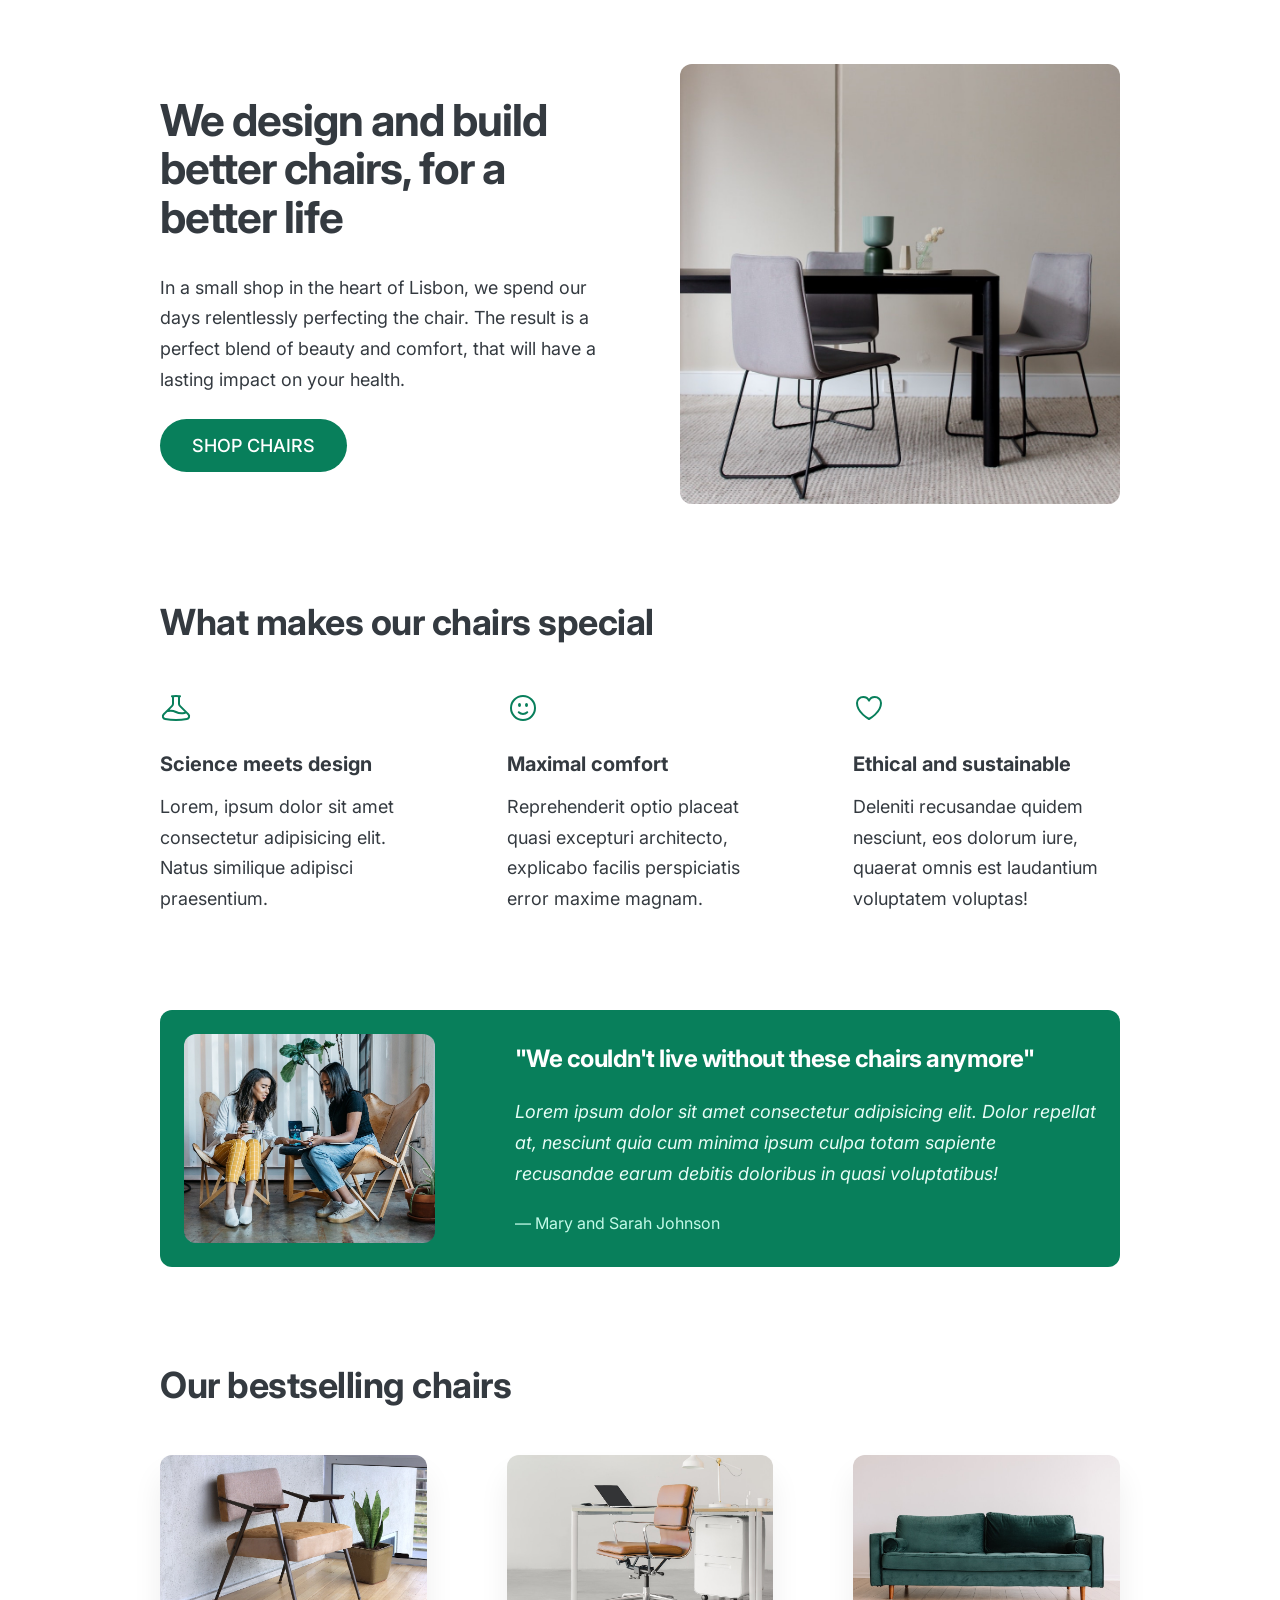
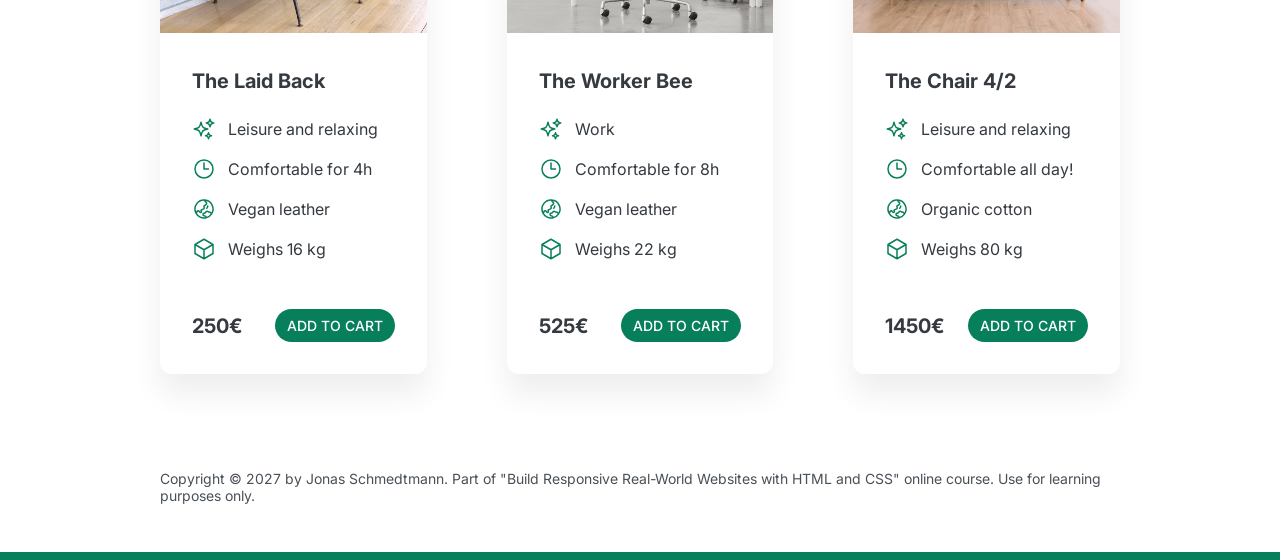
<file: starter/05-Design/index.html>
<!DOCTYPE html>
<html lang="en">
  <head>
    <meta charset="UTF-8" />
    <meta http-equiv="X-UA-Compatible" content="IE=edge" />
    <meta name="viewport" content="width=device-width, initial-scale=1.0" />
    <link rel="preconnect" href="https://fonts.googleapis.com" />
    <link rel="preconnect" href="https://fonts.gstatic.com" crossorigin />
    <link
      href="https://fonts.googleapis.com/css2?family=Inter:wght@400;500;700&display=swap"
      rel="stylesheet"
    />
    <link rel="stylesheet" href="style.css" />
    <title>Lisbon Chair Shop</title>
  </head>
  <body>
    <div class="container">
      <header>
        <div class="header-text-box">
          <h1>We design and build better chairs, for a better life</h1>
          <p class="header-text">
            In a small shop in the heart of Lisbon, we spend our days
            relentlessly perfecting the chair. The result is a perfect blend of
            beauty and comfort, that will have a lasting impact on your health.
          </p>
          <a class="btn btn--big" href="#">Shop chairs</a>
        </div>
        <img src="hero.jpg" alt="Photo" />
      </header>

      <section>
        <h2>What makes our chairs special</h2>
        <div class="grid-3-cols">
          <div>
            <svg
              xmlns="http://www.w3.org/2000/svg"
              fill="none"
              viewBox="0 0 24 24"
              stroke-width="1.5"
              stroke="currentColor"
              class="features-icon"
            >
              <path
                stroke-linecap="round"
                stroke-linejoin="round"
                d="M9.75 3.104v5.714a2.25 2.25 0 0 1-.659 1.591L5 14.5M9.75 3.104c-.251.023-.501.05-.75.082m.75-.082a24.301 24.301 0 0 1 4.5 0m0 0v5.714c0 .597.237 1.17.659 1.591L19.8 15.3M14.25 3.104c.251.023.501.05.75.082M19.8 15.3l-1.57.393A9.065 9.065 0 0 1 12 15a9.065 9.065 0 0 0-6.23-.693L5 14.5m14.8.8 1.402 1.402c1.232 1.232.65 3.318-1.067 3.611A48.309 48.309 0 0 1 12 21c-2.773 0-5.491-.235-8.135-.687-1.718-.293-2.3-2.379-1.067-3.61L5 14.5"
              />
            </svg>

            <p class="features-title"><strong>Science meets design</strong></p>
            <p class="features-text">
              Lorem, ipsum dolor sit amet consectetur adipisicing elit. Natus
              similique adipisci praesentium.
            </p>
          </div>

          <div>
            <svg
              xmlns="http://www.w3.org/2000/svg"
              fill="none"
              viewBox="0 0 24 24"
              stroke-width="1.5"
              stroke="currentColor"
              class="features-icon"
            >
              <path
                stroke-linecap="round"
                stroke-linejoin="round"
                d="M15.182 15.182a4.5 4.5 0 0 1-6.364 0M21 12a9 9 0 1 1-18 0 9 9 0 0 1 18 0ZM9.75 9.75c0 .414-.168.75-.375.75S9 10.164 9 9.75 9.168 9 9.375 9s.375.336.375.75Zm-.375 0h.008v.015h-.008V9.75Zm5.625 0c0 .414-.168.75-.375.75s-.375-.336-.375-.75.168-.75.375-.75.375.336.375.75Zm-.375 0h.008v.015h-.008V9.75Z"
              />
            </svg>

            <p class="features-title">
              <strong>Maximal comfort</strong>
            </p>
            <p class="features-text">
              Reprehenderit optio placeat quasi excepturi architecto, explicabo
              facilis perspiciatis error maxime magnam.
            </p>
          </div>

          <div>
            <svg
              xmlns="http://www.w3.org/2000/svg"
              fill="none"
              viewBox="0 0 24 24"
              stroke-width="1.5"
              stroke="currentColor"
              class="features-icon"
            >
              <path
                stroke-linecap="round"
                stroke-linejoin="round"
                d="M21 8.25c0-2.485-2.099-4.5-4.688-4.5-1.935 0-3.597 1.126-4.312 2.733-.715-1.607-2.377-2.733-4.313-2.733C5.1 3.75 3 5.765 3 8.25c0 7.22 9 12 9 12s9-4.78 9-12Z"
              />
            </svg>

            <p class="features-title">
              <strong>Ethical and sustainable</strong>
            </p>
            <p class="features-text">
              Deleniti recusandae quidem nesciunt, eos dolorum iure, quaerat
              omnis est laudantium voluptatem voluptas!
            </p>
          </div>
        </div>
      </section>

      <section class="testimonial-section">
        <div class="grid-3-cols">
          <img src="customers.jpg" alt="People sitting on chairs" />
          <div class="testimonial-box">
            <h2>"We couldn't live without these chairs anymore"</h2>
            <blockquote class="testimonial-text">
              Lorem ipsum dolor sit amet consectetur adipisicing elit. Dolor
              repellat at, nesciunt quia cum minima ipsum culpa totam sapiente
              recusandae earum debitis doloribus in quasi voluptatibus!
            </blockquote>
            <p class="testimonial-author">&mdash; Mary and Sarah Johnson</p>
          </div>
        </div>
      </section>

      <section>
        <h2>Our bestselling chairs</h2>
        <div class="grid-3-cols">
          <figure class="chair">
            <img src="chair-1.jpg" alt="Chair" />
            <div class="chair-box">
              <h3>The Laid Back</h3>
              <ul class="chair-details">
                <li>
                  <svg
                    xmlns="http://www.w3.org/2000/svg"
                    fill="none"
                    viewBox="0 0 24 24"
                    stroke-width="1.5"
                    stroke="currentColor"
                    class="chair-icon"
                  >
                    <path
                      stroke-linecap="round"
                      stroke-linejoin="round"
                      d="M9.813 15.904 9 18.75l-.813-2.846a4.5 4.5 0 0 0-3.09-3.09L2.25 12l2.846-.813a4.5 4.5 0 0 0 3.09-3.09L9 5.25l.813 2.846a4.5 4.5 0 0 0 3.09 3.09L15.75 12l-2.846.813a4.5 4.5 0 0 0-3.09 3.09ZM18.259 8.715 18 9.75l-.259-1.035a3.375 3.375 0 0 0-2.455-2.456L14.25 6l1.036-.259a3.375 3.375 0 0 0 2.455-2.456L18 2.25l.259 1.035a3.375 3.375 0 0 0 2.456 2.456L21.75 6l-1.035.259a3.375 3.375 0 0 0-2.456 2.456ZM16.894 20.567 16.5 21.75l-.394-1.183a2.25 2.25 0 0 0-1.423-1.423L13.5 18.75l1.183-.394a2.25 2.25 0 0 0 1.423-1.423l.394-1.183.394 1.183a2.25 2.25 0 0 0 1.423 1.423l1.183.394-1.183.394a2.25 2.25 0 0 0-1.423 1.423Z"
                    />
                  </svg>

                  <!-- Span is a generic INLINE text element, it doesn't have any meaning. It's like a div element, but inline -->
                  <span>Leisure and relaxing</span>
                </li>
                <li>
                  <svg
                    xmlns="http://www.w3.org/2000/svg"
                    fill="none"
                    viewBox="0 0 24 24"
                    stroke-width="1.5"
                    stroke="currentColor"
                    class="chair-icon"
                  >
                    <path
                      stroke-linecap="round"
                      stroke-linejoin="round"
                      d="M12 6v6h4.5m4.5 0a9 9 0 1 1-18 0 9 9 0 0 1 18 0Z"
                    />
                  </svg>

                  <span>Comfortable for 4h</span>
                </li>
                <li>
                  <svg
                    xmlns="http://www.w3.org/2000/svg"
                    fill="none"
                    viewBox="0 0 24 24"
                    stroke-width="1.5"
                    stroke="currentColor"
                    class="chair-icon"
                  >
                    <path
                      stroke-linecap="round"
                      stroke-linejoin="round"
                      d="M12.75 3.03v.568c0 .334.148.65.405.864l1.068.89c.442.369.535 1.01.216 1.49l-.51.766a2.25 2.25 0 0 1-1.161.886l-.143.048a1.107 1.107 0 0 0-.57 1.664c.369.555.169 1.307-.427 1.605L9 13.125l.423 1.059a.956.956 0 0 1-1.652.928l-.679-.906a1.125 1.125 0 0 0-1.906.172L4.5 15.75l-.612.153M12.75 3.031a9 9 0 0 0-8.862 12.872M12.75 3.031a9 9 0 0 1 6.69 14.036m0 0-.177-.529A2.25 2.25 0 0 0 17.128 15H16.5l-.324-.324a1.453 1.453 0 0 0-2.328.377l-.036.073a1.586 1.586 0 0 1-.982.816l-.99.282c-.55.157-.894.702-.8 1.267l.073.438c.08.474.49.821.97.821.846 0 1.598.542 1.865 1.345l.215.643m5.276-3.67a9.012 9.012 0 0 1-5.276 3.67m0 0a9 9 0 0 1-10.275-4.835M15.75 9c0 .896-.393 1.7-1.016 2.25"
                    />
                  </svg>

                  <span>Vegan leather</span>
                </li>
                <li>
                  <svg
                    xmlns="http://www.w3.org/2000/svg"
                    fill="none"
                    viewBox="0 0 24 24"
                    stroke-width="1.5"
                    stroke="currentColor"
                    class="chair-icon"
                  >
                    <path
                      stroke-linecap="round"
                      stroke-linejoin="round"
                      d="m21 7.5-9-5.25L3 7.5m18 0-9 5.25m9-5.25v9l-9 5.25M3 7.5l9 5.25M3 7.5v9l9 5.25m0-9v9"
                    />
                  </svg>

                  <span>Weighs 16 kg</span>
                </li>
              </ul>
              <div class="chair-price">
                <strong>250€</strong>
                <a href="#" class="btn btn--small">Add to cart</a>
              </div>
            </div>
          </figure>

          <figure class="chair">
            <img src="chair-2.jpg" alt="Chair" />
            <div class="chair-box">
              <h3>The Worker Bee</h3>
              <ul class="chair-details">
                <li>
                  <svg
                    xmlns="http://www.w3.org/2000/svg"
                    fill="none"
                    viewBox="0 0 24 24"
                    stroke-width="1.5"
                    stroke="currentColor"
                    class="chair-icon"
                  >
                    <path
                      stroke-linecap="round"
                      stroke-linejoin="round"
                      d="M9.813 15.904 9 18.75l-.813-2.846a4.5 4.5 0 0 0-3.09-3.09L2.25 12l2.846-.813a4.5 4.5 0 0 0 3.09-3.09L9 5.25l.813 2.846a4.5 4.5 0 0 0 3.09 3.09L15.75 12l-2.846.813a4.5 4.5 0 0 0-3.09 3.09ZM18.259 8.715 18 9.75l-.259-1.035a3.375 3.375 0 0 0-2.455-2.456L14.25 6l1.036-.259a3.375 3.375 0 0 0 2.455-2.456L18 2.25l.259 1.035a3.375 3.375 0 0 0 2.456 2.456L21.75 6l-1.035.259a3.375 3.375 0 0 0-2.456 2.456ZM16.894 20.567 16.5 21.75l-.394-1.183a2.25 2.25 0 0 0-1.423-1.423L13.5 18.75l1.183-.394a2.25 2.25 0 0 0 1.423-1.423l.394-1.183.394 1.183a2.25 2.25 0 0 0 1.423 1.423l1.183.394-1.183.394a2.25 2.25 0 0 0-1.423 1.423Z"
                    />
                  </svg>
                  <span>Work</span>
                </li>
                <li>
                  <svg
                    xmlns="http://www.w3.org/2000/svg"
                    fill="none"
                    viewBox="0 0 24 24"
                    stroke-width="1.5"
                    stroke="currentColor"
                    class="chair-icon"
                  >
                    <path
                      stroke-linecap="round"
                      stroke-linejoin="round"
                      d="M12 6v6h4.5m4.5 0a9 9 0 1 1-18 0 9 9 0 0 1 18 0Z"
                    />
                  </svg>
                  <span>Comfortable for 8h</span>
                </li>
                <li>
                  <svg
                    xmlns="http://www.w3.org/2000/svg"
                    fill="none"
                    viewBox="0 0 24 24"
                    stroke-width="1.5"
                    stroke="currentColor"
                    class="chair-icon"
                  >
                    <path
                      stroke-linecap="round"
                      stroke-linejoin="round"
                      d="M12.75 3.03v.568c0 .334.148.65.405.864l1.068.89c.442.369.535 1.01.216 1.49l-.51.766a2.25 2.25 0 0 1-1.161.886l-.143.048a1.107 1.107 0 0 0-.57 1.664c.369.555.169 1.307-.427 1.605L9 13.125l.423 1.059a.956.956 0 0 1-1.652.928l-.679-.906a1.125 1.125 0 0 0-1.906.172L4.5 15.75l-.612.153M12.75 3.031a9 9 0 0 0-8.862 12.872M12.75 3.031a9 9 0 0 1 6.69 14.036m0 0-.177-.529A2.25 2.25 0 0 0 17.128 15H16.5l-.324-.324a1.453 1.453 0 0 0-2.328.377l-.036.073a1.586 1.586 0 0 1-.982.816l-.99.282c-.55.157-.894.702-.8 1.267l.073.438c.08.474.49.821.97.821.846 0 1.598.542 1.865 1.345l.215.643m5.276-3.67a9.012 9.012 0 0 1-5.276 3.67m0 0a9 9 0 0 1-10.275-4.835M15.75 9c0 .896-.393 1.7-1.016 2.25"
                    />
                  </svg>
                  <span>Vegan leather</span>
                </li>
                <li>
                  <svg
                    xmlns="http://www.w3.org/2000/svg"
                    fill="none"
                    viewBox="0 0 24 24"
                    stroke-width="1.5"
                    stroke="currentColor"
                    class="chair-icon"
                  >
                    <path
                      stroke-linecap="round"
                      stroke-linejoin="round"
                      d="m21 7.5-9-5.25L3 7.5m18 0-9 5.25m9-5.25v9l-9 5.25M3 7.5l9 5.25M3 7.5v9l9 5.25m0-9v9"
                    />
                  </svg>
                  <span>Weighs 22 kg</span>
                </li>
              </ul>
              <div class="chair-price">
                <strong>525€</strong>
                <a href="#" class="btn btn--small">Add to cart</a>
              </div>
            </div>
          </figure>

          <figure class="chair">
            <img src="chair-3.jpg" alt="Chair" />
            <div class="chair-box">
              <h3>The Chair 4/2</h3>
              <ul class="chair-details">
                <li>
                  <svg
                    xmlns="http://www.w3.org/2000/svg"
                    fill="none"
                    viewBox="0 0 24 24"
                    stroke-width="1.5"
                    stroke="currentColor"
                    class="chair-icon"
                  >
                    <path
                      stroke-linecap="round"
                      stroke-linejoin="round"
                      d="M9.813 15.904 9 18.75l-.813-2.846a4.5 4.5 0 0 0-3.09-3.09L2.25 12l2.846-.813a4.5 4.5 0 0 0 3.09-3.09L9 5.25l.813 2.846a4.5 4.5 0 0 0 3.09 3.09L15.75 12l-2.846.813a4.5 4.5 0 0 0-3.09 3.09ZM18.259 8.715 18 9.75l-.259-1.035a3.375 3.375 0 0 0-2.455-2.456L14.25 6l1.036-.259a3.375 3.375 0 0 0 2.455-2.456L18 2.25l.259 1.035a3.375 3.375 0 0 0 2.456 2.456L21.75 6l-1.035.259a3.375 3.375 0 0 0-2.456 2.456ZM16.894 20.567 16.5 21.75l-.394-1.183a2.25 2.25 0 0 0-1.423-1.423L13.5 18.75l1.183-.394a2.25 2.25 0 0 0 1.423-1.423l.394-1.183.394 1.183a2.25 2.25 0 0 0 1.423 1.423l1.183.394-1.183.394a2.25 2.25 0 0 0-1.423 1.423Z"
                    />
                  </svg>
                  <span>Leisure and relaxing</span>
                </li>
                <li>
                  <svg
                    xmlns="http://www.w3.org/2000/svg"
                    fill="none"
                    viewBox="0 0 24 24"
                    stroke-width="1.5"
                    stroke="currentColor"
                    class="chair-icon"
                  >
                    <path
                      stroke-linecap="round"
                      stroke-linejoin="round"
                      d="M12 6v6h4.5m4.5 0a9 9 0 1 1-18 0 9 9 0 0 1 18 0Z"
                    />
                  </svg>
                  <span>Comfortable all day!</span>
                </li>
                <li>
                  <svg
                    xmlns="http://www.w3.org/2000/svg"
                    fill="none"
                    viewBox="0 0 24 24"
                    stroke-width="1.5"
                    stroke="currentColor"
                    class="chair-icon"
                  >
                    <path
                      stroke-linecap="round"
                      stroke-linejoin="round"
                      d="M12.75 3.03v.568c0 .334.148.65.405.864l1.068.89c.442.369.535 1.01.216 1.49l-.51.766a2.25 2.25 0 0 1-1.161.886l-.143.048a1.107 1.107 0 0 0-.57 1.664c.369.555.169 1.307-.427 1.605L9 13.125l.423 1.059a.956.956 0 0 1-1.652.928l-.679-.906a1.125 1.125 0 0 0-1.906.172L4.5 15.75l-.612.153M12.75 3.031a9 9 0 0 0-8.862 12.872M12.75 3.031a9 9 0 0 1 6.69 14.036m0 0-.177-.529A2.25 2.25 0 0 0 17.128 15H16.5l-.324-.324a1.453 1.453 0 0 0-2.328.377l-.036.073a1.586 1.586 0 0 1-.982.816l-.99.282c-.55.157-.894.702-.8 1.267l.073.438c.08.474.49.821.97.821.846 0 1.598.542 1.865 1.345l.215.643m5.276-3.67a9.012 9.012 0 0 1-5.276 3.67m0 0a9 9 0 0 1-10.275-4.835M15.75 9c0 .896-.393 1.7-1.016 2.25"
                    />
                  </svg>
                  <span>Organic cotton</span>
                </li>
                <li>
                  <svg
                    xmlns="http://www.w3.org/2000/svg"
                    fill="none"
                    viewBox="0 0 24 24"
                    stroke-width="1.5"
                    stroke="currentColor"
                    class="chair-icon"
                  >
                    <path
                      stroke-linecap="round"
                      stroke-linejoin="round"
                      d="m21 7.5-9-5.25L3 7.5m18 0-9 5.25m9-5.25v9l-9 5.25M3 7.5l9 5.25M3 7.5v9l9 5.25m0-9v9"
                    />
                  </svg>
                  <span>Weighs 80 kg</span>
                </li>
              </ul>
              <div class="chair-price">
                <strong>1450€</strong>
                <a href="#" class="btn btn--small">Add to cart</a>
              </div>
            </div>
          </figure>
        </div>
      </section>

      <footer>
        Copyright &copy; 2027 by Jonas Schmedtmann. Part of "Build Responsive
        Real-World Websites with HTML and CSS" online course. Use for learning
        purposes only.
      </footer>
    </div>
  </body>
</html>
</file>
<file: final/03-CSS-Fundamentals/style.css>
* {
  /* border-top: 10px solid #1098ad; */
  margin: 0;
  padding: 0;
}

/* PAGE SECTIONS */
body {
  color: #444;
  font-family: sans-serif;

  border-top: 10px solid #1098ad;
  position: relative;
}

.container {
  width: 800px;
  /* margin-left: auto;
  margin-right: auto; */
  margin: 0 auto;
}

.main-header {
  background-color: #f7f7f7;
  /* padding: 20px;
  padding-left: 40px;
  padding-right: 40px; */
  padding: 20px 40px;
  margin-bottom: 60px;
  /* height: 80px; */
}

nav {
  font-size: 18px;
  /* text-align: center; */
}

article {
  margin-bottom: 60px;
}

.post-header {
  margin-bottom: 40px;
  /* position: relative; */
}

aside {
  background-color: #f7f7f7;
  border-top: 5px solid #1098ad;
  border-bottom: 5px solid #1098ad;
  /* padding-top: 50px;
  padding-bottom: 50px; */
  padding: 50px 0;
  width: 500px;
}

/* SMALLER ELEMENTS */
h1,
h2,
h3 {
  color: #1098ad;
}

h1 {
  font-size: 26px;
  text-transform: uppercase;
  font-style: italic;
}

h2 {
  font-size: 40px;
  margin-bottom: 30px;
}

h3 {
  font-size: 30px;
  margin-bottom: 20px;
  margin-top: 40px;
}

h4 {
  font-size: 20px;
  text-transform: uppercase;
  text-align: center;
}

p {
  font-size: 22px;
  line-height: 1.5;
  margin-bottom: 15px;
}

ul,
ol {
  margin-left: 50px;
  margin-bottom: 20px;
}

li {
  font-size: 20px;
  margin-bottom: 10px;
  /* display: inline; */
}

li:last-child {
  margin-bottom: 0;
}

/* footer p {
  font-size: 16px;
} */

/* article header p {
  font-style: italic;
} */

#author {
  font-style: italic;
  font-size: 18px;
}

#copyright {
  font-size: 16px;
}

.related-author {
  font-size: 18px;
  font-weight: bold;
}

/* ul {
  list-style: none;
} */

.related {
  list-style: none;
}

body {
  /* background-color: orangered; */
}

/* .first-li {
  font-weight: bold;
} */

li:first-child {
  font-weight: bold;
}

li:last-child {
  font-style: italic;
}

li:nth-child(even) {
  /* color: red; */
}

/* Misconception: this won't work! */
article p:first-child {
  color: red;
}

/* Styling links */
a:link {
  color: #1098ad;
  text-decoration: none;
}

a:visited {
  /* color: #777; */
  color: #1098ad;
}

a:hover {
  color: orangered;
  font-weight: bold;
  text-decoration: underline orangered;
}

a:active {
  background-color: black;
  font-style: italic;
}
/* LVHA */

.post-img {
  width: 100%;
  height: auto;
}

nav a:link {
  /* background-color: orangered;
  margin: 20px;
  padding: 20px;

  display: block; */

  margin-right: 30px;
  margin-top: 10px;
  display: inline-block;
}

nav a:link:last-child {
  margin-right: 0;
}

button {
  font-size: 22px;
  padding: 20px;
  cursor: pointer;

  position: absolute;
  /* top: 50px;
  left: 50px; */
  bottom: 50px;
  right: 50px;
}

h1::first-letter {
  font-style: normal;
  margin-right: 5px;
}

h3 + p::first-line {
  /* color: red; */
}

h2 {
  /* background-color: orange; */
  position: relative;
}

h2::before {
  content: "TOP";
  background-color: #ffe70e;
  color: #444;
  font-size: 16px;
  font-weight: bold;
  display: inline-block;
  padding: 5px 10px;
  position: absolute;
  top: -10px;
  right: -25px;
}

/* Resolving conflicts */
/* #copyright {
  color: red;
}

.copyright {
  color: blue;
}

.text {
  color: yellow;
}

footer p {
  color: green !important;
} */

/* nav a:link,
nav p {
  font-size: 18px;
} */
</file>
<file: final/04-CSS-Layouts/style.css>
* {
  /* border-top: 10px solid #1098ad; */
  margin: 0;
  padding: 0;
  box-sizing: border-box;
}

/* PAGE SECTIONS */
body {
  color: #444;
  font-family: sans-serif;

  border-top: 10px solid #1098ad;
  position: relative;
}

.container {
  width: 1200px;
  /* margin-left: auto;
  margin-right: auto; */
  margin: 0 auto;
}

.main-header {
  background-color: #f7f7f7;
  /* padding: 20px;
  padding-left: 40px;
  padding-right: 40px; */
  padding: 20px 40px;
  /* margin-bottom: 60px; */
  /* height: 80px; */
}

nav {
  font-size: 18px;
  /* text-align: center; */
}

article {
  /* margin-bottom: 60px; */
}

.post-header {
  margin-bottom: 40px;
  /* position: relative; */
}

aside {
  background-color: #f7f7f7;
  border-top: 5px solid #1098ad;
  border-bottom: 5px solid #1098ad;
  padding: 50px 40px;
}

/* SMALLER ELEMENTS */
h1,
h2,
h3 {
  color: #1098ad;
}

h1 {
  font-size: 26px;
  text-transform: uppercase;
  font-style: italic;
}

h2 {
  font-size: 40px;
  margin-bottom: 30px;
}

h3 {
  font-size: 30px;
  margin-bottom: 20px;
  margin-top: 40px;
}

h4 {
  font-size: 20px;
  text-transform: uppercase;
  text-align: center;
  margin-bottom: 30px;
}

p {
  font-size: 22px;
  line-height: 1.5;
  margin-bottom: 15px;
}

ul,
ol {
  margin-left: 50px;
  margin-bottom: 20px;
}

li {
  font-size: 20px;
  margin-bottom: 10px;
  /* display: inline; */
}

li:last-child {
  margin-bottom: 0;
}

/* footer p {
  font-size: 16px;
} */

/* article header p {
  font-style: italic;
} */

#author {
  font-style: italic;
  font-size: 18px;
}

#copyright {
  font-size: 16px;
}

.related-author {
  font-size: 18px;
  font-weight: bold;
}

/* ul {
  list-style: none;
} */

.related {
  list-style: none;
  margin-left: 0;
}

body {
  /* background-color: orangered; */
}

/* .first-li {
  font-weight: bold;
} */

li:first-child {
  font-weight: bold;
}

li:last-child {
  font-style: italic;
}

li:nth-child(even) {
  /* color: red; */
}

/* Misconception: this won't work! */
article p:first-child {
  color: red;
}

/* Styling links */
a:link {
  color: #1098ad;
  text-decoration: none;
}

a:visited {
  /* color: #777; */
  color: #1098ad;
}

a:hover {
  color: orangered;
  font-weight: bold;
  text-decoration: underline orangered;
}

a:active {
  background-color: black;
  font-style: italic;
}
/* LVHA */

.post-img {
  width: 100%;
  height: auto;
}

nav a:link {
  /* background-color: orangered;
  margin: 20px;
  padding: 20px;

  display: block; */

  margin-right: 30px;
  display: inline-block;
}

nav a:link:last-child {
  margin-right: 0;
}

button {
  font-size: 22px;
  padding: 20px;
  cursor: pointer;

  position: absolute;
  /* top: 50px;
  left: 50px; */
  bottom: 50px;
  right: 50px;
}

h1::first-letter {
  font-style: normal;
  margin-right: 5px;
}

h3 + p::first-line {
  /* color: red; */
}

h2 {
  /* background-color: orange; */
  position: relative;
}

h2::before {
  content: "TOP";
  background-color: #ffe70e;
  color: #444;
  font-size: 16px;
  font-weight: bold;
  display: inline-block;
  padding: 5px 10px;
  position: absolute;
  top: -10px;
  right: -25px;
}

/* Resolving conflicts */
/* #copyright {
  color: red;
}

.copyright {
  color: blue;
}

.text {
  color: yellow;
}

footer p {
  color: green !important;
} */

/* nav a:link,
nav p {
  font-size: 18px;
} */

/* FLOATS */
/*
.author-img {
  float: left;
  margin-bottom: 20px;
}

.author {
  float: left;
  margin-top: 10px;
  margin-left: 20px;
}

h1 {
  float: left;
}

nav {
  float: right;
}

.clear {
  clear: both;
}

.clearfix::after {
  clear: both;
  content: "";
  display: block;
}

article {
  width: 825px;
  float: left;
}

aside {
  width: 300px;
  float: right;
}

footer {
  clear: both;
}
*/

/* FLEXBOX */
.main-header {
  display: flex;
  align-items: center;
  justify-content: space-between;
}

.author-box {
  display: flex;
  align-items: center;
  margin-bottom: 15px;
}

.author {
  margin-bottom: 0;
  margin-left: 15px;
}

.related-post {
  display: flex;
  align-items: center;
  gap: 20px;
  margin-bottom: 30px;
}

.related-link:link {
  font-size: 17px;
  font-weight: bold;
  font-style: normal;
  margin-bottom: 5px;
  display: block;
}

.related-author {
  margin-bottom: 0;
  font-size: 14px;
  font-weight: normal;
  font-style: italic;
}

/* FLEXBOX LAYOUT */
/* .row {
  display: flex;
  align-items: flex-start;
  gap: 75px;
  margin-bottom: 60px;
}

article {
  flex: 1;
  margin-bottom: 0;
}

aside {
  
  DEFAULTS:
  flex-grow: 0;
  flex-shrink: 1;
  flex-basis: auto;

  flex: 0 0 300px;
} */

/* CSS GRID LAYOUT */
.container {
  display: grid;
  grid-template-columns: 1fr 300px;
  column-gap: 75px;
  row-gap: 60px;
  align-items: start;
}

.main-header {
  /* grid-column: 1 / span 2; */
  grid-column: 1 / -1;
}

article {
}

aside {
}

footer {
  grid-column: 1 / -1;
}
</file>
<file: final/05-Design/style.css>
/*
SPACING SYSTEM (px)
2 / 4 / 8 / 12 / 16 / 24 / 32 / 48 / 64 / 80 / 96 / 128

FONT SIZE SYSTEM (px)
10 / 12 / 14 / 16 / 18 / 20 / 24 / 30 / 36 / 44 / 52 / 62 / 74 / 86 / 98
*/

/* 
MAIN COLOR: #087f5b
GREY COLOR: #343a40
*/

* {
  margin: 0;
  padding: 0;
  box-sizing: border-box;
}

/* ------------------------ */
/* GENERAL STYLES */
/* ------------------------ */
body {
  font-family: "Inter", sans-serif;
  color: #343a40;
  border-bottom: 8px solid #087f5b;
}

.container {
  width: 960px;
  margin: 0 auto;
}

header,
section {
  margin-bottom: 96px;
}

h2 {
  margin-bottom: 48px;
  font-size: 36px;
  letter-spacing: -0.5px;
  /* 24 / 30 / 36 */
}

.grid-3-cols {
  display: grid;
  grid-template-columns: repeat(3, 1fr);
  column-gap: 80px;
}

.btn:link,
.btn:visited {
  background-color: #087f5b;
  color: #fff;
  text-decoration: none;
  text-transform: uppercase;
  font-weight: 500;

  display: inline-block;
  border-radius: 100px;
}

.btn:hover,
.btn:active {
  background-color: #099268;
}

.btn--big {
  font-size: 18px;
  padding: 16px 32px;
}

.btn--small {
  font-size: 14px;
  padding: 8px 12px;
}

img {
  border-radius: 12px;
}

/* ------------------------ */
/* COMPONENT STYLES */
/* ------------------------ */

/* HEADER */
header {
  display: grid;
  grid-template-columns: repeat(2, 1fr);
  column-gap: 80px;
  margin-top: 64px;
}

.header-text-box {
  align-self: center;
}

h1 {
  margin-bottom: 32px;
  font-size: 44px;
  line-height: 1.1;
  letter-spacing: -1px;
  /* 44 / 52 / 62 */

  /* text-shadow: 0 5px 5px rgba(0, 0, 0, 0.2); */
}

.header-text {
  margin-bottom: 24px;
  font-size: 18px;
  line-height: 1.7;
}

img {
  width: 100%;
}

/* FEATURES */
.features-icon {
  stroke: #087f5b;
  width: 32px;
  heigh: 32px;
  margin-bottom: 24px;
}

.features-title {
  margin-bottom: 16px;
  font-size: 20px;
}

.features-text {
  font-size: 18px;
  line-height: 1.7;
}

/* TESTIMONIAL */
.testimonial-section {
  background-color: #087f5b;
  color: #fff;
  padding: 24px;
  border-radius: 12px;
}

.testimonial-box {
  grid-column: 2 / -1;
  align-self: center;
}

.testimonial-box h2 {
  margin-bottom: 24px;
  /* 20 / 24 / 30 */
  font-size: 24px;
}

.testimonial-text {
  font-style: italic;
  margin-bottom: 24px;
  font-size: 18px;
  line-height: 1.7;
  color: ##e6fcf5;
}

.testimonial-author {
  color: #c3fae8;
}

/* CHAIRS */
.chair {
  box-shadow: 0 20px 30px 0 rgba(0, 0, 0, 0.07);
  border-radius: 12px;
}

.chair img {
  border-bottom-left-radius: 0;
  border-bottom-right-radius: 0;
}

.chair-box {
  padding: 32px;
}

h3 {
  margin-bottom: 24px;
  font-size: 20px;
}

.chair-details {
  list-style: none;
  margin-bottom: 48px;
}

.chair-details li {
  display: flex;
  align-items: center;
  gap: 12px;
  margin-bottom: 16px;
}

.chair-details li:last-child {
  margin-bottom: 0;
}

.chair-icon {
  stroke: #087f5b;
  width: 24px;
  height: 24px;
}

.chair-price {
  display: flex;
  justify-content: space-between;
  align-items: center;
  font-size: 20px;
}

footer {
  margin-bottom: 48px;
  font-size: 14px;
  color: #495057;
}
</file>
<file: starter/03-CSS-Fundamentals/style.css>
* {
  /* border-top: 10px solid #1098ad; */
  margin: 0;
  padding: 0;
  box-sizing: border-box;
}

body {
  color: #444;
  font-family: sans-serif;
  border-top: 10px solid #1098ad;
}

/* SMALLER ELEMENTS */

h1,
h2,
h3 {
  color: #1098ad;
}

h1 {
  font-size: 26px;
  text-transform: uppercase;
  font-style: italic;
}

h2 {
  font-size: 40px;
  margin-bottom: 30px;
}

h3 {
  font-size: 30px;
  margin-bottom: 20px;
  margin-top: 40px;
}

h4 {
  font-size: 20px;
  text-transform: uppercase;
  text-align: center;
}

p {
  font-size: 22px;
  line-height: 1.5;
  margin-bottom: 15px;
}

li {
  font-size: 20px;
  margin-bottom: 10px;
  /* display: inline; */
}

/* footer p {
  font-size: 16px;
} */

/* article header p {
  font-style: italic;
} */

nav {
  font-size: 18px;
  text-align: center;
}

article {
  margin-bottom: 60px;
}

#author {
  font-style: italic;
  font-size: 18px;
}

.related-author {
  font-size: 18px;
  font-weight: bold;
}

.related {
  list-style: none;
  margin-left: 0;
}

.main-header {
  background-color: #f7f7f7;
  /* background-color: red; */
  padding: 20px 40px;
  margin-bottom: 60px;
}

aside {
  background-color: #f7f7f7;
  border-top: 5px solid #1098ad;
  border-bottom: 5px solid #1098ad;
  padding: 50px 0;
  width: 500px;
  padding-left: 100px;
}

li:first-child {
  font-weight: bold;
}

li:last-child {
  font-style: italic;
  margin-bottom: 0;
}

a:link {
  color: #1098ad;
  text-decoration: none;
}

a:visited {
  color: #1098ad;
  text-decoration: none;
}

a:hover {
  color: orangered;
  font-weight: bold;
  text-decoration: underline orangered;
}

a:active {
  background-color: black;
  font-style: italic;
}

#copyright {
  font-size: 16px;
  color: red;
}

.copyright {
  color: blue;
}

.text {
  color: yellow;
}

footer p {
  color: green;
}

/* nav a:link,
p {
  font-size: 18px;
} */

.post-header {
  margin-bottom: 40px;
  position: relative;
}

ul,
ol {
  margin-left: 50px;
  margin-bottom: 20px;
}

.post-image {
  width: 100%;
  height: auto;
  /* margin-top: 100px; */
}

.container {
  width: 1200px;
  margin: 0 auto;
}

nav a:link {
  /* background-color: orangered;
  margin: 20px;
  padding: 20px;
  display: block; */

  margin-right: 30px;
  margin-top: 10px;
  display: inline-block;
}

nav a:link:last-child {
  margin-right: 0;
}

.btn-like {
  font-size: 22px;
  padding: 20px;
  cursor: pointer;

  position: absolute;
  bottom: 50px;
  right: 50px;
}

h1::first-letter {
  font-style: normal;
  margin-right: 5px;
}

/* h2::first-letter {
  font-size: 80px;
} */

h2 {
  /* background-color: orange; */
  position: relative;
}

h2::after {
  content: "TOP";
  background-color: #ffe70e;
  font-size: 16px;
  font-weight: bold;
  display: inline-block;
  padding: 5px 10px;
  position: absolute;
  top: -15px;
  right: -20px;
  color: #444;
}

/* FLOATS */
.author-img {
  float: left;
  margin-bottom: 20px;
}

.author {
  /* padding-left: 10px; */
  float: left;
  margin-left: 20px;
  margin-top: 10px;
}

h1 {
  float: left;
}

nav {
  float: right;
}

.clear {
  clear: left;
}

.clearfix::after {
  clear: both;
  content: "";
  display: block;
}

article {
  /* background-color: green; */
  width: 825px;
  float: left;
}

aside {
  /* background-color: red; */
  width: 300px;
  float: right;
}

footer {
  /* background-color: yellow; */
  clear: both;
}
</file>
<file: starter/04-CSS-Layouts/style.css>
* {
  /* border-top: 10px solid #1098ad; */
  margin: 0;
  padding: 0;
}

/* PAGE SECTIONS */
body {
  color: #444;
  font-family: sans-serif;

  border-top: 10px solid #1098ad;
  position: relative;
}

.container {
  width: 800px;
  /* margin-left: auto;
  margin-right: auto; */
  margin: 0 auto;
}

.main-header {
  background-color: #f7f7f7;
  /* padding: 20px;
  padding-left: 40px;
  padding-right: 40px; */
  padding: 20px 40px;
  /* margin-bottom: 60px; */
  /* height: 80px; */
}

nav {
  font-size: 18px;
  /* text-align: center; */
}

article {
  /* margin-bottom: 60px; */
}

.post-header {
  margin-bottom: 40px;
  /* position: relative; */
}

aside {
  background-color: #f7f7f7;
  border-top: 5px solid #1098ad;
  border-bottom: 5px solid #1098ad;
  /* padding-top: 50px;
  padding-bottom: 50px; */
  padding: 50px 0;
  /* width: 500px; */
}

/* SMALLER ELEMENTS */
h1,
h2,
h3 {
  color: #1098ad;
}

h1 {
  font-size: 26px;
  text-transform: uppercase;
  font-style: italic;
}

h2 {
  font-size: 40px;
  margin-bottom: 30px;
}

h3 {
  font-size: 30px;
  margin-bottom: 20px;
  margin-top: 40px;
}

h4 {
  font-size: 20px;
  text-transform: uppercase;
  text-align: center;
}

p {
  font-size: 22px;
  line-height: 1.5;
  /* margin-bottom: 15px; */
}

ul,
ol {
  margin-left: 50px;
  margin-bottom: 20px;
}

li {
  font-size: 20px;
  margin-bottom: 10px;
  /* display: inline; */
}

li:last-child {
  margin-bottom: 0;
}

/* footer p {
  font-size: 16px;
} */

/* article header p {
  font-style: italic;
} */

#author {
  font-style: italic;
  font-size: 18px;
  margin-left: 15px;
}

#copyright {
  font-size: 16px;
}

.related-author {
  font-size: 18px;
  font-weight: bold;
}

/* ul {
  list-style: none;
} */

.related {
  list-style: none;
}

body {
  /* background-color: orangered; */
}

/* .first-li {
  font-weight: bold;
} */

li:first-child {
  font-weight: bold;
}

li:last-child {
  font-style: italic;
}

li:nth-child(even) {
  /* color: red; */
}

/* Misconception: this won't work! */
article p:first-child {
  color: red;
}

/* Styling links */
a:link {
  color: #1098ad;
  text-decoration: none;
}

a:visited {
  /* color: #777; */
  color: #1098ad;
}

a:hover {
  color: orangered;
  font-weight: bold;
  text-decoration: underline orangered;
}

a:active {
  background-color: black;
  font-style: italic;
}
/* LVHA */

.post-img {
  width: 100%;
  height: auto;
}

nav a:link {
  /* background-color: orangered;
  margin: 20px;
  padding: 20px;

  display: block; */

  margin-right: 30px;
  /* margin-top: 10px; */
  display: inline-block;
}

nav a:link:last-child {
  margin-right: 0;
}

button {
  font-size: 22px;
  padding: 20px;
  cursor: pointer;

  position: absolute;
  /* top: 50px;
  left: 50px; */
  bottom: 50px;
  right: 50px;
}

h1::first-letter {
  font-style: normal;
  margin-right: 5px;
}

h3 + p::first-line {
  /* color: red; */
}

h2 {
  /* background-color: orange; */
  position: relative;
}

h2::before {
  content: "TOP";
  background-color: #ffe70e;
  color: #444;
  font-size: 16px;
  font-weight: bold;
  display: inline-block;
  padding: 5px 10px;
  position: absolute;
  top: -10px;
  right: -25px;
}

/* Resolving conflicts */
/* #copyright {
  color: red;
}

.copyright {
  color: blue;
}

.text {
  color: yellow;
}

footer p {
  color: green !important;
} */

/* nav a:link,
nav p {
  font-size: 18px;
} */

.main-header {
  display: flex;
  align-items: center;
  justify-content: space-between;
}

.author-box {
  display: flex;
  align-items: center;
  margin-bottom: 15px;
}

.related-post {
  display: flex;
  align-items: center;
  gap: 20px;
  margin-bottom: 30px;
}

.related-author {
  font-size: 14px;
  font-weight: normal;
  font-style: italic;
}

.related-link:link {
  font-size: 17px;
  font-weight: bold;
  font-style: normal;
  margin-bottom: 5px;
  display: block;
}

.row {
  display: flex;
  gap: 75px;
  margin-bottom: 60px;
  align-items: flex-start;
}

article {
  flex: 1;
}

aside {
  flex: 1;
}

.container {
  display: grid;
  grid-template-columns: 1fr 300px;
  column-gap: 75px;
  row-gap: 60px;
  align-items: start;
}

.main-header {
  grid-column: 1/-1;
}

article {
}

aside {
  /* align-self: self-start; */
}

footer {
  grid-column: 1/-1;
}
</file>
<file: starter/05-Design/style.css>
/*
SPACING SYSTEM (px)
2 / 4 / 8 / 12 / 16 / 24 / 32 / 48 / 64 / 80 / 96 / 128

FONT SIZE SYSTEM (px)
10 / 12 / 14 / 16 / 18 / 20 / 24 / 30 / 36 / 44 / 52 / 62 / 74 / 86 / 98
*/

/*
Main Color: #087f5b
Grey Color: #343a40
*/

* {
  margin: 0;
  padding: 0;
  box-sizing: border-box;
}

/* ------------------------ */
/* GENERAL STYLES */
/* ------------------------ */
body {
  font-family: "inter", sans-serif;
  color: #343a40;
  border-bottom: 8px solid #087f5b;
}

.container {
  width: 960px;
  margin: 0 auto;
}

header,
section {
  margin-bottom: 96px;
}

h2 {
  margin-bottom: 48px;
  font-size: 36px;
  letter-spacing: -0.5px;
}

.grid-3-cols {
  display: grid;
  grid-template-columns: repeat(3, 1fr);
  column-gap: 80px;
}

.btn:link,
.btn:visited {
  background-color: #087f5b;
  color: #fff;
  text-decoration: none;
  border-radius: 100px;
  text-transform: uppercase;
  display: inline-block;
  font-weight: 500;
}

.btn:hover,
.btn:active {
  background-color: #099268;
}

/* ------------------------ */
/* COMPONENT STYLES */
/* ------------------------ */

/* HEADER */
header {
  display: grid;
  grid-template-columns: repeat(2, 1fr);
  column-gap: 80px;
  margin-top: 64px;
}

.header-text-box {
  align-self: center;
}

h1 {
  margin-bottom: 32px;
  font-size: 44px;
  line-height: 1.1;
  letter-spacing: -1px;
}

.header-text {
  margin-bottom: 24px;
  font-size: 18px;
  line-height: 1.7;
}

img {
  width: 100%;
}

/* FEATURES */
.features-icon {
}

.features-title {
  margin-bottom: 16px;
  font-size: 20px;
}

.features-text {
  font-size: 18px;
  line-height: 1.7;
}

/* TESTIMONIAL */
.testimonial-section {
  background-color: #087f5b;
  color: #fff;
  padding: 24px;
  border-radius: 12px;
}

.testimonial-box {
  grid-column: 2 / -1;
  align-self: center;
}

.testimonial-box h2 {
  margin-bottom: 24px;
  font-size: 24px;
}

.testimonial-text {
  font-style: italic;
  margin-bottom: 24px;
  font-size: 18px;
  line-height: 1.7;
  color: #e6fcf5;
}

/* CHAIRS */
.chair-box {
  padding: 32px;
}

h3 {
  margin-bottom: 24px;
  font-size: 20px;
}

.chair-details {
  list-style: none;
  margin-bottom: 48px;
}

.chair-details li {
  display: flex;
  align-items: center;
  gap: 12px;
  margin-bottom: 16px;
}

.chair-details li:last-child {
  margin-bottom: 0;
}

.chair-icon {
}

.chair-price {
  display: flex;
  justify-content: space-between;
  font-size: 20px;
  align-items: center;
}

footer {
  margin-bottom: 48px;
  font-size: 14px;
  color: #495057;
}

.btn--big {
  font-size: 18px;
  padding: 16px 32px;
}

.btn--small:link,
.btn--small:visited {
  font-size: 14px;
  padding: 8px 12px;
}

.features-icon {
  stroke: #087f5b;
  width: 32px;
  height: 32px;
  margin-bottom: 24px;
}

.chair-icon {
  stroke: #087f5b;
  width: 24px;
  height: 24px;
}

.chair {
  box-shadow: 0 20px 30px 0 rgba(0, 0, 0, 0.07);
  border-radius: 12px;
}

.chair img {
  border-bottom-left-radius: 0;
  border-bottom-right-radius: 0;
}

img {
  border-radius: 12px;
}

.testimonial-author {
  color: #c3fae8;
}
</file>
